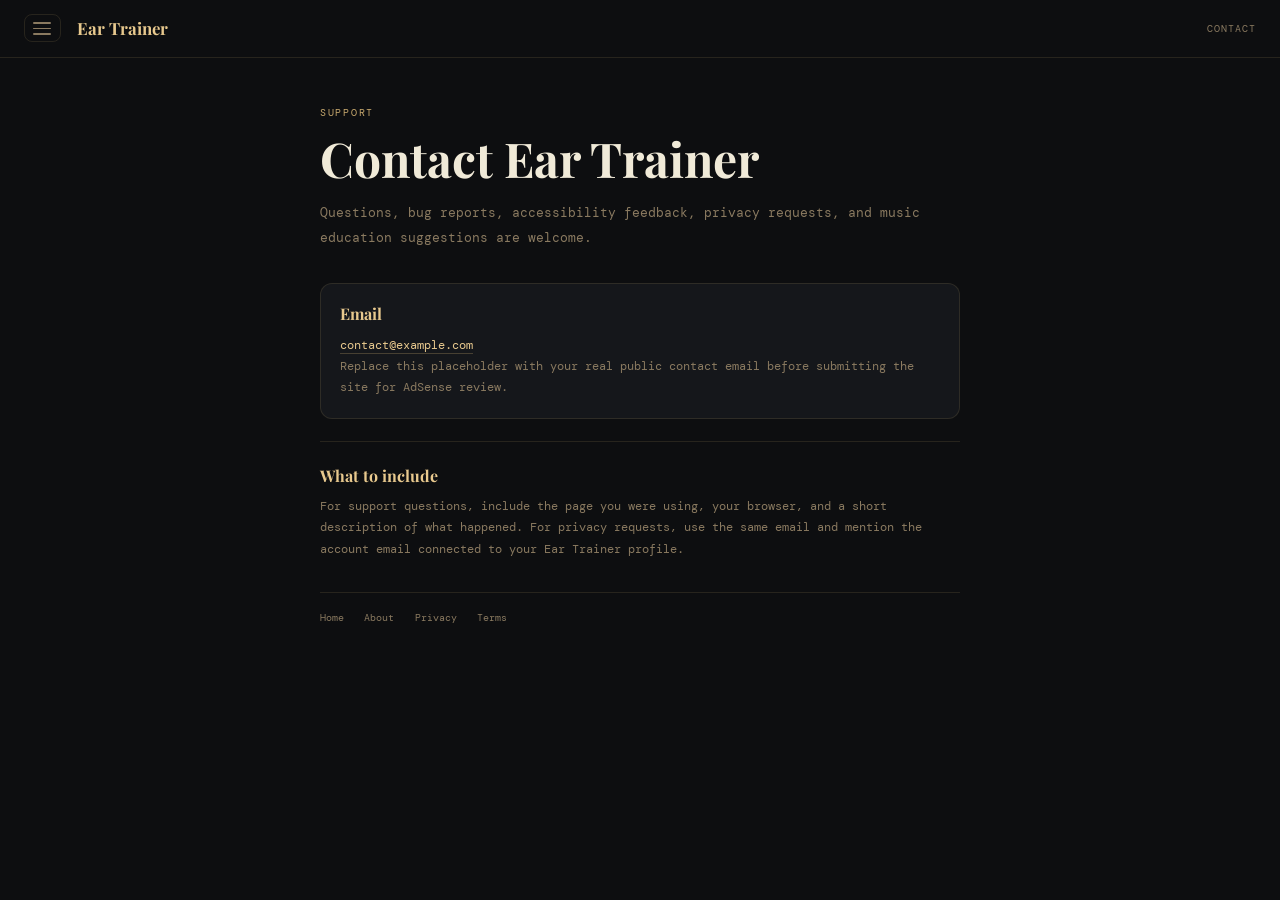
<file: contact.html>
<!DOCTYPE html>
<html lang="en">
<head>
  <meta charset="UTF-8">
  <meta name="viewport" content="width=device-width, initial-scale=1.0">
  <meta name="description" content="Contact the creator of Ear Trainer for support, privacy questions, and feedback about the ear training app.">
  <title>Contact - Ear Trainer</title>
  <link rel="icon" href="data:image/svg+xml,<svg xmlns='http://www.w3.org/2000/svg' viewBox='0 0 64 64'><rect width='64' height='64' rx='12' fill='%231a1a1a'/><text x='50%25' y='54%25' dominant-baseline='middle' text-anchor='middle' font-size='40' fill='%23e8d5a3'>♩</text></svg>">
  <link rel="preconnect" href="https://fonts.googleapis.com">
  <link rel="preconnect" href="https://fonts.gstatic.com" crossorigin>
  <link href="https://fonts.googleapis.com/css2?family=Playfair+Display:ital,wght@0,400;0,700;1,400&family=DM+Mono:wght@300;400;500&display=swap" rel="stylesheet">
  <link rel="stylesheet" href="main.css?v=2">
</head>
<body data-page="contact" data-depth="">
  <div class="topbar">
    <button class="hamburger" onclick="goToPage('home')" aria-label="Home"><span></span><span></span><span></span></button>
    <span class="topbar-title">Ear Trainer</span>
    <span class="topbar-mode">Contact</span>
  </div>

  <main class="content-section narrow">
    <div class="content-eyebrow">Support</div>
    <h1 class="content-title">Contact Ear Trainer</h1>
    <p class="content-lede">Questions, bug reports, accessibility feedback, privacy requests, and music education suggestions are welcome.</p>

    <div class="content-card">
      <h2>Email</h2>
      <p><a class="inline-link" href="mailto:contact@example.com">contact@example.com</a></p>
      <p>Replace this placeholder with your real public contact email before submitting the site for AdSense review.</p>
    </div>

    <section class="content-block">
      <h2>What to include</h2>
      <p>For support questions, include the page you were using, your browser, and a short description of what happened. For privacy requests, use the same email and mention the account email connected to your Ear Trainer profile.</p>
    </section>

    <footer class="site-footer">
      <a href="index.html">Home</a>
      <a href="about.html">About</a>
      <a href="privacy.html">Privacy</a>
      <a href="terms.html">Terms</a>
    </footer>
  </main>

  <script src="main.js?v=2"></script>
</body>
</html>
</file>
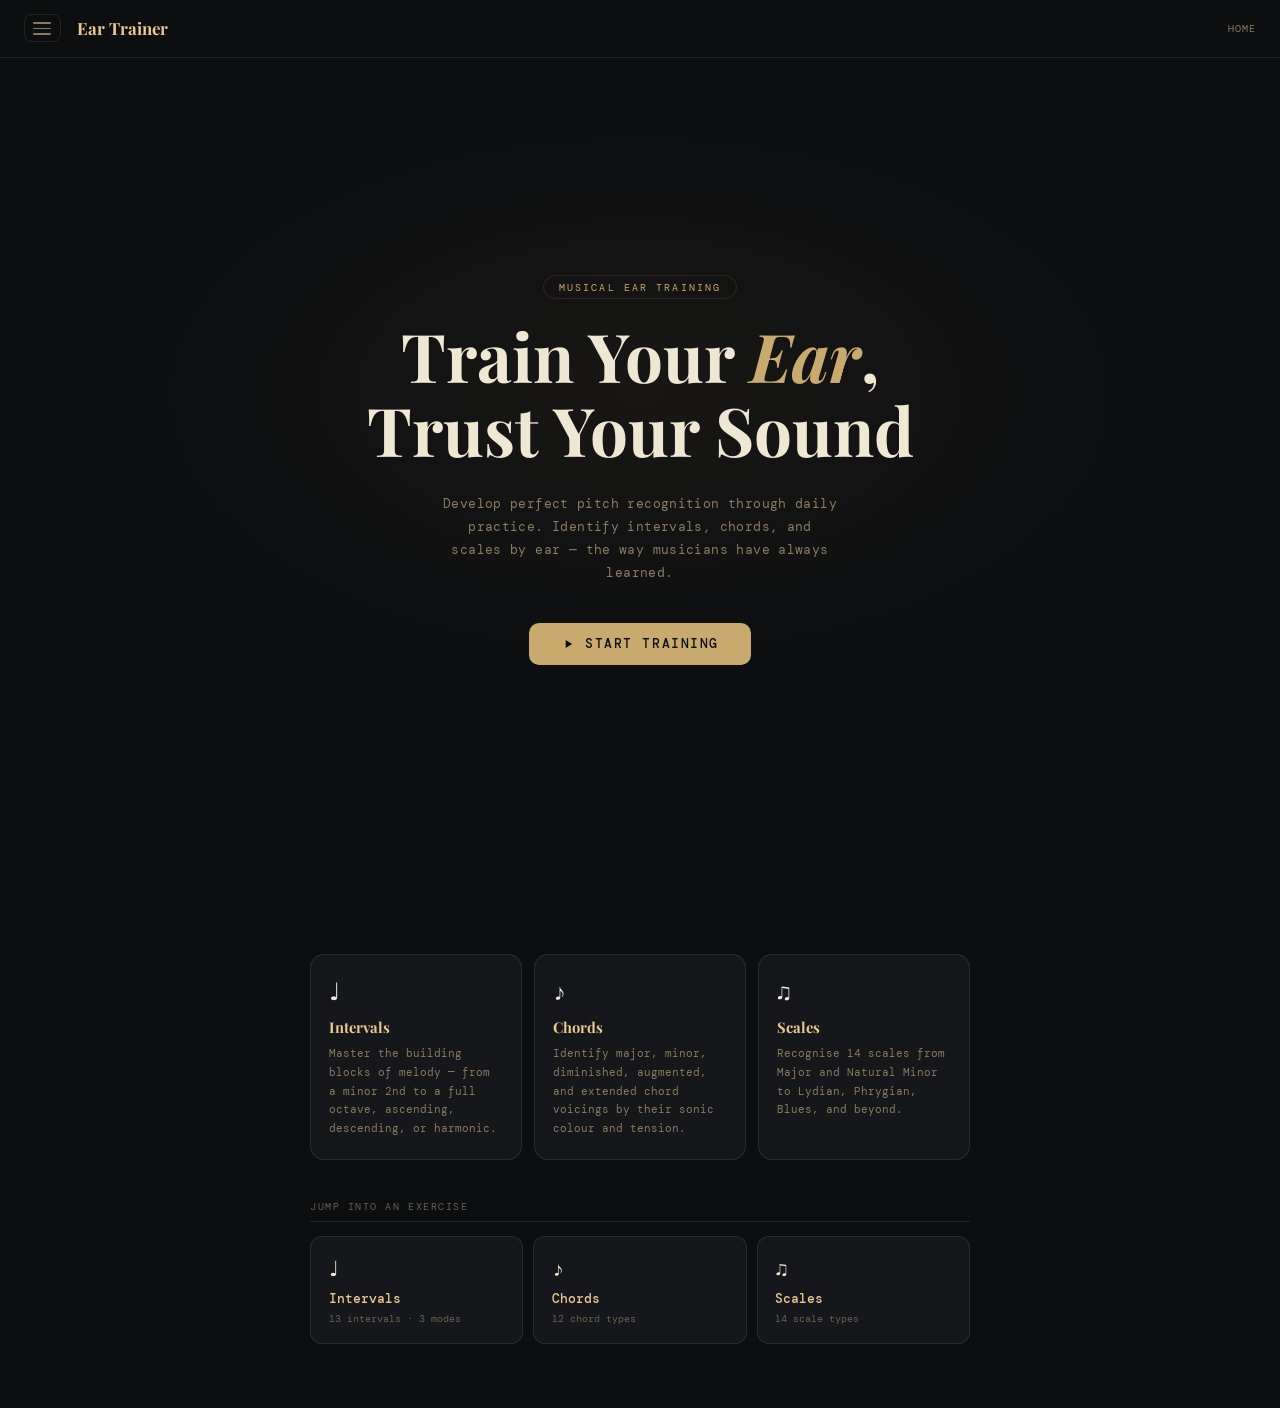
<file: ear-trainer.html>
<!DOCTYPE html>
<html lang="en">
<head>
<meta charset="UTF-8">
<meta name="viewport" content="width=device-width, initial-scale=1.0">
<title>Ear Trainer</title>
<link rel="preconnect" href="https://fonts.googleapis.com">
<link rel="preconnect" href="https://fonts.gstatic.com" crossorigin>
<link href="https://fonts.googleapis.com/css2?family=Playfair+Display:ital,wght@0,400;0,700;1,400&family=DM+Mono:wght@300;400;500&display=swap" rel="stylesheet">
<style>
*, *::before, *::after { box-sizing: border-box; margin: 0; padding: 0; }

:root {
  --bg: #0d0e10;
  --bg2: #15171b;
  --bg3: #1c1f25;
  --bg4: #22262e;
  --accent: #c8a96e;
  --accent2: #e8c98e;
  --green: #5ec48a;
  --red: #e05c6e;
  --text: #f0ead8;
  --muted: #6a6050;
  --muted2: #8a7a60;
  --border: rgba(200,169,110,0.14);
  --border2: rgba(200,169,110,0.28);
  --sidebar-w: 260px;
  --radius: 10px;
}

body {
  background: var(--bg);
  color: var(--text);
  font-family: 'DM Mono', monospace;
  min-height: 100vh;
  overflow-x: hidden;
}

/* Sidebar */
.sidebar-overlay {
  position: fixed; inset: 0;
  background: rgba(0,0,0,0.55);
  opacity: 0; pointer-events: none;
  transition: opacity 0.25s;
  z-index: 90;
}
.sidebar-overlay.open { opacity: 1; pointer-events: all; }

.sidebar {
  position: fixed; top: 0; left: 0; bottom: 0;
  width: var(--sidebar-w);
  background: var(--bg2);
  border-right: 0.5px solid var(--border);
  transform: translateX(calc(-1 * var(--sidebar-w)));
  transition: transform 0.28s cubic-bezier(.4,0,.2,1);
  z-index: 100;
  display: flex; flex-direction: column;
  overflow-y: auto;
}
.sidebar.open { transform: translateX(0); }

.sidebar-head {
  padding: 1.5rem 1.25rem 1rem;
  border-bottom: 0.5px solid var(--border);
}
.sidebar-head h2 {
  font-family: 'Playfair Display', serif;
  font-size: 1.15rem; color: var(--accent2); font-weight: 700;
}
.sidebar-head p {
  font-size: 0.62rem; color: var(--muted2);
  letter-spacing: 0.1em; text-transform: uppercase; margin-top: 2px;
}

.nav-section { padding: 1rem 0.75rem 0.5rem; }
.nav-section-label {
  font-size: 0.58rem; color: var(--muted);
  letter-spacing: 0.14em; text-transform: uppercase;
  padding: 0 0.5rem; margin-bottom: 0.4rem;
}
.nav-item {
  display: flex; align-items: center; gap: 10px;
  padding: 0.58rem 0.75rem; border-radius: 8px;
  cursor: pointer; transition: all 0.15s;
  font-size: 0.78rem; color: var(--muted2);
  border: none; background: none; width: 100%; text-align: left;
  font-family: 'DM Mono', monospace;
}
.nav-item:hover { background: var(--bg3); color: var(--text); }
.nav-item.active {
  background: rgba(200,169,110,0.09);
  color: var(--accent2);
  border: 0.5px solid var(--border);
}
.nav-icon { font-size: 1rem; width: 20px; text-align: center; }

.sidebar-settings { padding: 0.75rem 1.25rem; border-top: 0.5px solid var(--border); }
.sb-label { font-size: 0.62rem; color: var(--muted2); letter-spacing: 0.08em; margin-bottom: 6px; }
.sb-pills { display: flex; flex-wrap: wrap; gap: 5px; margin-bottom: 1rem; }

.pill-btn {
  padding: 0.26rem 0.58rem;
  font-family: 'DM Mono', monospace; font-size: 0.65rem;
  border-radius: 99px; border: 0.5px solid var(--border);
  background: transparent; color: var(--muted);
  cursor: pointer; transition: all 0.15s; white-space: nowrap;
}
.pill-btn.active { background: rgba(200,169,110,0.14); border-color: var(--accent); color: var(--accent2); }

.sidebar-footer {
  margin-top: auto;
  padding: 1rem 1.25rem;
  border-top: 0.5px solid var(--border);
  font-size: 0.63rem; color: var(--muted);
  letter-spacing: 0.05em; line-height: 1.7;
}

/* Top bar */
.topbar {
  display: flex; align-items: center; gap: 1rem;
  padding: 0.9rem 1.5rem;
  border-bottom: 0.5px solid var(--border);
  position: sticky; top: 0; z-index: 50;
  background: var(--bg);
}
.hamburger {
  background: none; border: 0.5px solid var(--border);
  border-radius: 8px; padding: 0.42rem 0.52rem;
  cursor: pointer; color: var(--muted2);
  display: flex; flex-direction: column; gap: 4px;
  transition: all 0.15s;
}
.hamburger:hover { border-color: var(--accent); color: var(--accent); }
.hamburger span { display: block; width: 18px; height: 1.5px; background: currentColor; border-radius: 1px; }
.topbar-title { font-family: 'Playfair Display', serif; font-size: 1.05rem; color: var(--accent2); font-weight: 700; }
.topbar-mode { font-size: 0.63rem; color: var(--muted2); letter-spacing: 0.1em; text-transform: uppercase; margin-left: auto; }

/* Main */
.main { max-width: 700px; margin: 0 auto; padding: 1.75rem 1.25rem 4rem; }

/* Stats */
.stats-row { display: grid; grid-template-columns: repeat(3,1fr); gap: 10px; margin-bottom: 1.1rem; }
.stat-card {
  background: var(--bg2); border: 0.5px solid var(--border);
  border-radius: var(--radius); padding: 0.65rem 0.75rem; text-align: center;
}
.stat-label { font-size: 0.6rem; color: var(--muted); letter-spacing: 0.1em; text-transform: uppercase; }
.stat-value { font-size: 1.5rem; font-weight: 500; color: var(--accent2); line-height: 1.2; margin-top: 2px; }

.streak-bar { display: flex; gap: 4px; margin-bottom: 1.1rem; justify-content: center; min-height: 8px; }
.streak-dot {
  width: 8px; height: 8px; border-radius: 50%;
  background: var(--bg3); border: 0.5px solid var(--border); transition: all 0.3s;
}
.streak-dot.hit { background: var(--green); border-color: var(--green); }
.streak-dot.miss { background: var(--red); border-color: var(--red); }

/* Main panel */
.main-panel {
  background: var(--bg2); border: 0.5px solid var(--border);
  border-radius: 16px; padding: 1.6rem; margin-bottom: 1rem;
}

.mode-tabs {
  display: flex; gap: 4px; background: var(--bg3);
  border-radius: 8px; padding: 4px; margin-bottom: 1.4rem;
}
.mode-tab {
  flex: 1; padding: 0.4rem;
  font-family: 'DM Mono', monospace; font-size: 0.67rem;
  letter-spacing: 0.07em; text-transform: uppercase;
  background: transparent; border: none; border-radius: 6px;
  color: var(--muted); cursor: pointer; transition: all 0.18s;
}
.mode-tab.active { background: var(--bg2); color: var(--accent2); border: 0.5px solid var(--border); }

.play-area { display: flex; flex-direction: column; align-items: center; gap: 1rem; padding: 0.25rem 0; }

.answer-display {
  font-family: 'Playfair Display', serif;
  font-size: 2.2rem; color: var(--accent);
  min-height: 2.8rem; letter-spacing: 0.03em;
  text-align: center; transition: color 0.3s; line-height: 1.2;
}
.answer-display.revealed { color: var(--accent2); }

.notes-display {
  font-size: 0.72rem; color: var(--muted2);
  letter-spacing: 0.08em; min-height: 1rem; text-align: center;
}

.btn-play {
  display: flex; align-items: center; gap: 10px;
  padding: 0.68rem 1.6rem;
  background: var(--accent); color: var(--bg);
  border: none; border-radius: 8px;
  font-family: 'DM Mono', monospace; font-size: 0.77rem;
  font-weight: 500; letter-spacing: 0.1em; text-transform: uppercase;
  cursor: pointer; transition: all 0.18s;
}
.btn-play:hover { background: var(--accent2); transform: translateY(-1px); }
.btn-play:active { transform: scale(0.98); }
.btn-play svg { width: 16px; height: 16px; }

.divider { width: 40px; height: 1px; background: var(--border); }

.answer-grid { display: grid; grid-template-columns: repeat(4,1fr); gap: 7px; width: 100%; }
@media (max-width: 500px) { .answer-grid { grid-template-columns: repeat(3,1fr); } }

.answer-btn {
  padding: 0.52rem 0.2rem;
  background: var(--bg3); border: 0.5px solid var(--border);
  border-radius: 8px; color: var(--text);
  font-family: 'DM Mono', monospace; font-size: 0.67rem;
  cursor: pointer; transition: all 0.15s; line-height: 1.3; text-align: center;
}
.answer-btn:hover:not(:disabled) { background: var(--bg4); border-color: var(--border2); color: var(--accent2); }
.answer-btn.correct { background: rgba(94,196,138,0.12); border-color: var(--green); color: var(--green); }
.answer-btn.wrong   { background: rgba(224,92,110,0.12);  border-color: var(--red);   color: var(--red); }
.answer-btn:disabled { cursor: default; }

.feedback-msg { font-size: 0.78rem; min-height: 1rem; text-align: center; letter-spacing: 0.04em; }
.feedback-msg.correct { color: var(--green); }
.feedback-msg.wrong   { color: var(--red); }

.reference-songs { font-size: 0.63rem; color: var(--muted2); text-align: center; line-height: 1.7; display: none; }
.reference-songs.visible { display: block; }

.scale-notes-tag {
  display: none;
  font-size: 0.63rem; color: var(--muted2);
  background: var(--bg3); border: 0.5px solid var(--border);
  border-radius: 4px; padding: 3px 8px; letter-spacing: 0.05em;
}

.next-btn {
  padding: 0.48rem 1.35rem;
  background: transparent; border: 0.5px solid var(--border);
  border-radius: 8px; color: var(--muted);
  font-family: 'DM Mono', monospace; font-size: 0.68rem;
  letter-spacing: 0.08em; cursor: pointer; transition: all 0.18s;
  text-transform: uppercase; display: none;
}
.next-btn.visible { display: block; color: var(--accent); border-color: var(--accent); }
.next-btn:hover { background: rgba(200,169,110,0.09); }

/* Settings panel */
.settings-panel {
  background: var(--bg2); border: 0.5px solid var(--border);
  border-radius: 16px; padding: 1.35rem;
}
.settings-panel h3 {
  font-family: 'Playfair Display', serif;
  font-size: 0.92rem; color: var(--accent); margin-bottom: 0.9rem; font-weight: 400;
}
.toggle-row { display: flex; flex-wrap: wrap; gap: 6px; }
.ivt {
  padding: 0.27rem 0.58rem;
  font-family: 'DM Mono', monospace; font-size: 0.64rem;
  border-radius: 6px; border: 0.5px solid var(--border);
  background: transparent; color: var(--muted);
  cursor: pointer; transition: all 0.15s;
}
.ivt.active { background: rgba(200,169,110,0.1); border-color: var(--accent); color: var(--accent); }

/* ── Page system ── */
.page { display: none; }
.page.active { display: block; }

/* ── Home page ── */
.home-hero {
  min-height: calc(100vh - 60px);
  display: flex; flex-direction: column; align-items: center; justify-content: center;
  padding: 3rem 1.5rem 4rem;
  text-align: center;
  position: relative;
}
.home-hero::before {
  content: '';
  position: absolute; inset: 0;
  background: radial-gradient(ellipse 60% 50% at 50% 40%, rgba(200,169,110,0.06) 0%, transparent 70%);
  pointer-events: none;
}
.hero-eyebrow {
  font-size: 0.6rem; letter-spacing: 0.22em; text-transform: uppercase;
  color: var(--accent); margin-bottom: 1.2rem;
  border: 0.5px solid var(--border); border-radius: 99px;
  padding: 0.3rem 0.9rem; display: inline-block;
}
.hero-title {
  font-family: 'Playfair Display', serif;
  font-size: clamp(2.6rem, 8vw, 4.2rem);
  font-weight: 700; line-height: 1.1;
  color: var(--text); margin-bottom: 0.4rem;
}
.hero-title em {
  font-style: italic; color: var(--accent);
}
.hero-sub {
  font-size: 0.8rem; color: var(--muted2); line-height: 1.8;
  max-width: 400px; margin: 1.2rem auto 2.4rem;
  letter-spacing: 0.03em;
}
.hero-cta {
  display: inline-flex; align-items: center; gap: 10px;
  padding: 0.78rem 2rem;
  background: var(--accent); color: var(--bg);
  border: none; border-radius: 10px;
  font-family: 'DM Mono', monospace; font-size: 0.8rem;
  font-weight: 500; letter-spacing: 0.12em; text-transform: uppercase;
  cursor: pointer; transition: all 0.18s;
}
.hero-cta:hover { background: var(--accent2); transform: translateY(-2px); box-shadow: 0 8px 30px rgba(200,169,110,0.2); }

.home-features {
  display: grid; grid-template-columns: repeat(3,1fr); gap: 12px;
  max-width: 700px; margin: 3.5rem auto 0; padding: 0 1.25rem;
}
@media (max-width: 540px) { .home-features { grid-template-columns: 1fr; } }
.feature-card {
  background: var(--bg2); border: 0.5px solid var(--border);
  border-radius: 14px; padding: 1.3rem 1.1rem;
  transition: border-color 0.2s;
}
.feature-card:hover { border-color: var(--border2); }
.feature-icon { font-size: 1.5rem; margin-bottom: 0.65rem; }
.feature-title {
  font-family: 'Playfair Display', serif;
  font-size: 0.92rem; color: var(--accent2);
  margin-bottom: 0.45rem; font-weight: 700;
}
.feature-desc { font-size: 0.67rem; color: var(--muted2); line-height: 1.75; }

.home-exercises {
  max-width: 700px; margin: 2.5rem auto 0; padding: 0 1.25rem 4rem;
}
.section-label {
  font-size: 0.6rem; color: var(--muted); letter-spacing: 0.16em;
  text-transform: uppercase; margin-bottom: 0.9rem;
  padding-bottom: 0.5rem; border-bottom: 0.5px solid var(--border);
}
.exercise-cards { display: grid; grid-template-columns: repeat(3,1fr); gap: 10px; }
@media (max-width: 500px) { .exercise-cards { grid-template-columns: 1fr; } }
.ex-card {
  background: var(--bg2); border: 0.5px solid var(--border);
  border-radius: 12px; padding: 1.1rem;
  cursor: pointer; transition: all 0.18s; text-align: left;
  font-family: 'DM Mono', monospace;
}
.ex-card:hover { background: var(--bg3); border-color: var(--accent); transform: translateY(-2px); }
.ex-card-icon { font-size: 1.3rem; margin-bottom: 0.55rem; }
.ex-card-name { font-size: 0.82rem; color: var(--accent2); margin-bottom: 0.3rem; font-weight: 500; }
.ex-card-count { font-size: 0.62rem; color: var(--muted); }

/* ── About page ── */
.about-wrap {
  max-width: 640px; margin: 0 auto; padding: 2.5rem 1.25rem 5rem;
}
.about-hero-text {
  font-family: 'Playfair Display', serif;
  font-size: clamp(1.9rem, 6vw, 2.8rem);
  font-weight: 700; line-height: 1.2;
  color: var(--text); margin-bottom: 0.5rem;
}
.about-hero-text em { color: var(--accent); font-style: italic; }
.about-intro {
  font-size: 0.78rem; color: var(--muted2); line-height: 1.85;
  margin-bottom: 2.5rem; max-width: 520px;
}
.about-divider {
  height: 0.5px; background: var(--border); margin: 2rem 0;
}
.about-section-title {
  font-family: 'Playfair Display', serif;
  font-size: 1rem; color: var(--accent); font-weight: 400;
  margin-bottom: 0.9rem;
}
.about-body {
  font-size: 0.74rem; color: var(--muted2); line-height: 1.9;
  margin-bottom: 1.1rem;
}
.about-pillars {
  display: grid; grid-template-columns: repeat(2,1fr); gap: 10px;
  margin: 1.5rem 0;
}
@media (max-width: 480px) { .about-pillars { grid-template-columns: 1fr; } }
.pillar {
  background: var(--bg2); border: 0.5px solid var(--border);
  border-radius: 12px; padding: 1.1rem;
}
.pillar-num {
  font-size: 0.6rem; color: var(--accent); letter-spacing: 0.12em;
  margin-bottom: 0.5rem;
}
.pillar-title {
  font-family: 'Playfair Display', serif;
  font-size: 0.88rem; color: var(--text); margin-bottom: 0.35rem;
}
.pillar-text { font-size: 0.66rem; color: var(--muted2); line-height: 1.7; }

.about-quote {
  background: var(--bg2); border-left: 2px solid var(--accent);
  border-radius: 0 10px 10px 0; padding: 1.1rem 1.3rem;
  margin: 1.8rem 0;
  font-family: 'Playfair Display', serif;
  font-size: 0.95rem; color: var(--text); line-height: 1.6; font-style: italic;
}
.about-quote cite {
  display: block; font-size: 0.6rem; color: var(--muted);
  letter-spacing: 0.1em; text-transform: uppercase; font-style: normal;
  margin-top: 0.6rem;
}

.about-start-btn {
  margin-top: 2rem;
  display: inline-flex; align-items: center; gap: 10px;
  padding: 0.72rem 1.8rem;
  background: transparent; border: 0.5px solid var(--accent);
  border-radius: 10px; color: var(--accent);
  font-family: 'DM Mono', monospace; font-size: 0.75rem;
  letter-spacing: 0.1em; text-transform: uppercase;
  cursor: pointer; transition: all 0.18s;
}
.about-start-btn:hover { background: rgba(200,169,110,0.09); transform: translateY(-1px); }
</style>
</head>
<body>

<div class="sidebar-overlay" id="overlay" onclick="closeSidebar()"></div>

<div class="sidebar" id="sidebar">
  <div class="sidebar-head">
    <h2>Ear Trainer</h2>
    <p>Piano · Recognition</p>
  </div>

  <div class="nav-section">
    <div class="nav-section-label">Navigation</div>
    <button class="nav-item" id="nav-home" onclick="showPage('home')">
      <span class="nav-icon">⌂</span> Home
    </button>
    <button class="nav-item" id="nav-about" onclick="showPage('about')">
      <span class="nav-icon">◎</span> About
    </button>
  </div>

  <div class="nav-section">
    <div class="nav-section-label">Exercises</div>
    <button class="nav-item active" id="nav-intervals" onclick="showPage('intervals')">
      <span class="nav-icon">♩</span> Intervals
    </button>
    <button class="nav-item" id="nav-chords" onclick="showPage('chords')">
      <span class="nav-icon">♪</span> Chords
    </button>
    <button class="nav-item" id="nav-scales" onclick="showPage('scales')">
      <span class="nav-icon">♫</span> Scales
    </button>
  </div>

  <div class="sidebar-settings">
    <div class="sb-label">Root note</div>
    <div class="sb-pills">
      <button class="pill-btn active" id="rb-random" onclick="setRoot('random',this)">Random</button>
      <button class="pill-btn" id="rb-C4" onclick="setRoot('C4',this)">C</button>
      <button class="pill-btn" id="rb-D4" onclick="setRoot('D4',this)">D</button>
      <button class="pill-btn" id="rb-E3" onclick="setRoot('E3',this)">E</button>
      <button class="pill-btn" id="rb-F3" onclick="setRoot('F3',this)">F</button>
      <button class="pill-btn" id="rb-G3" onclick="setRoot('G3',this)">G</button>
      <button class="pill-btn" id="rb-A3" onclick="setRoot('A3',this)">A</button>
    </div>
    <div class="sb-label">Hints</div>
    <div class="sb-pills">
      <button class="pill-btn active" id="refToggle" onclick="toggleRefs()">Show hints</button>
    </div>
  </div>

  <div class="sidebar-footer">
    Listen carefully.<br>Trust your ear.<br>Piano synthesis.
  </div>
</div>

<div class="topbar">
  <button class="hamburger" onclick="openSidebar()" aria-label="Open menu">
    <span></span><span></span><span></span>
  </button>
  <div class="topbar-title">Ear Trainer</div>
  <div class="topbar-mode" id="topbarMode">Intervals</div>
</div>

<!-- ═══ HOME PAGE ═══ -->
<div class="page active" id="page-home">
  <div class="home-hero">
    <div class="hero-eyebrow">Musical Ear Training</div>
    <h1 class="hero-title">Train Your <em>Ear</em>,<br>Trust Your Sound</h1>
    <p class="hero-sub">Develop perfect pitch recognition through daily practice. Identify intervals, chords, and scales by ear — the way musicians have always learned.</p>
    <button class="hero-cta" onclick="showPage('intervals')">
      <svg width="14" height="14" viewBox="0 0 24 24" fill="currentColor"><path d="M8 5v14l11-7z"/></svg>
      Start Training
    </button>
  </div>

  <div class="home-features">
    <div class="feature-card">
      <div class="feature-icon">♩</div>
      <div class="feature-title">Intervals</div>
      <div class="feature-desc">Master the building blocks of melody — from a minor 2nd to a full octave, ascending, descending, or harmonic.</div>
    </div>
    <div class="feature-card">
      <div class="feature-icon">♪</div>
      <div class="feature-title">Chords</div>
      <div class="feature-desc">Identify major, minor, diminished, augmented, and extended chord voicings by their sonic colour and tension.</div>
    </div>
    <div class="feature-card">
      <div class="feature-icon">♫</div>
      <div class="feature-title">Scales</div>
      <div class="feature-desc">Recognise 14 scales from Major and Natural Minor to Lydian, Phrygian, Blues, and beyond.</div>
    </div>
  </div>

  <div class="home-exercises">
    <div class="section-label">Jump into an exercise</div>
    <div class="exercise-cards">
      <div class="ex-card" onclick="showPage('intervals')">
        <div class="ex-card-icon">♩</div>
        <div class="ex-card-name">Intervals</div>
        <div class="ex-card-count">13 intervals · 3 modes</div>
      </div>
      <div class="ex-card" onclick="showPage('chords')">
        <div class="ex-card-icon">♪</div>
        <div class="ex-card-name">Chords</div>
        <div class="ex-card-count">12 chord types</div>
      </div>
      <div class="ex-card" onclick="showPage('scales')">
        <div class="ex-card-icon">♫</div>
        <div class="ex-card-name">Scales</div>
        <div class="ex-card-count">14 scale types</div>
      </div>
    </div>
  </div>
</div>

<!-- ═══ ABOUT PAGE ═══ -->
<div class="page" id="page-about">
  <div class="about-wrap">
    <h1 class="about-hero-text">Why Train<br>Your <em>Ear?</em></h1>
    <p class="about-intro">Ear training is the practice of connecting what you hear to what you know — turning raw sound into musical understanding. It's how every great musician bridges theory and feeling.</p>

    <div class="about-divider"></div>

    <h2 class="about-section-title">What is Ear Trainer?</h2>
    <p class="about-body">Ear Trainer is a focused, distraction-free practice environment for musicians at every level. Using a synthesised piano voice, it plays intervals, chords, and scales and asks you to identify them by ear. No sheet music. No note names on screen. Just pure listening.</p>
    <p class="about-body">Sessions are short by design. Even five minutes a day builds long-lasting aural memory. The streak tracker and accuracy score keep you accountable without turning practice into a chore.</p>

    <div class="about-quote">
      "The ear is the musician's primary instrument. Everything else — technique, theory, reading — exists in service of the sound you can imagine and reproduce."
      <cite>— A principle of aural musicianship</cite>
    </div>

    <div class="about-divider"></div>

    <h2 class="about-section-title">Four pillars of practice</h2>
    <div class="about-pillars">
      <div class="pillar">
        <div class="pillar-num">01 — LISTEN</div>
        <div class="pillar-title">Active hearing</div>
        <div class="pillar-text">Press Play before you guess. Let the sound settle. Resist the urge to click immediately.</div>
      </div>
      <div class="pillar">
        <div class="pillar-num">02 — SING</div>
        <div class="pillar-title">Inner voice</div>
        <div class="pillar-text">Hum the interval or chord tone internally. Singing, even silently, anchors pitch in memory.</div>
      </div>
      <div class="pillar">
        <div class="pillar-num">03 — ASSOCIATE</div>
        <div class="pillar-title">Musical hooks</div>
        <div class="pillar-text">Enable hints to link each sound to a familiar song. Over time the association fades — the interval remains.</div>
      </div>
      <div class="pillar">
        <div class="pillar-num">04 — REPEAT</div>
        <div class="pillar-title">Daily streaks</div>
        <div class="pillar-text">Short, consistent sessions beat long occasional ones. Aim for 10 questions a day to build lasting recall.</div>
      </div>
    </div>

    <div class="about-divider"></div>

    <h2 class="about-section-title">How the sound is made</h2>
    <p class="about-body">Every note is synthesised in real time using the Web Audio API — no samples, no files. A stack of harmonic partials with inharmonicity modelling recreates the characteristic brightness and decay of a piano string, complete with a noise burst for the key attack transient. The result is a consistent, clean reference tone across all registers.</p>

    <button class="about-start-btn" onclick="showPage('intervals')">
      <svg width="13" height="13" viewBox="0 0 24 24" fill="currentColor"><path d="M8 5v14l11-7z"/></svg>
      Begin Training
    </button>
  </div>
</div>

<!-- ═══ TRAINER PAGE ═══ -->
<div class="page" id="page-trainer">
<div class="main">
  <div class="stats-row">
    <div class="stat-card">
      <div class="stat-label">Score</div>
      <div class="stat-value" id="score">0</div>
    </div>
    <div class="stat-card">
      <div class="stat-label">Streak</div>
      <div class="stat-value" id="streak">0</div>
    </div>
    <div class="stat-card">
      <div class="stat-label">Accuracy</div>
      <div class="stat-value" id="accuracy">—</div>
    </div>
  </div>

  <div class="streak-bar" id="streakBar"></div>

  <div class="main-panel">
    <div class="mode-tabs" id="intervalModeTabs">
      <button class="mode-tab active" onclick="setPlayMode('harmonic',this)">Harmonic</button>
      <button class="mode-tab" onclick="setPlayMode('ascending',this)">Ascending</button>
      <button class="mode-tab" onclick="setPlayMode('descending',this)">Descending</button>
    </div>

    <div class="play-area">
      <div class="notes-display" id="notesDisplay">press play to begin</div>
      <div class="answer-display" id="answerDisplay">?</div>
      <div class="scale-notes-tag" id="scaleNotesTag"></div>

      <button class="btn-play" onclick="playCurrentSound()">
        <svg viewBox="0 0 24 24" fill="currentColor"><path d="M8 5v14l11-7z"/></svg>
        Play
      </button>

      <div class="divider"></div>
      <div class="answer-grid" id="answerGrid"></div>
      <div class="feedback-msg" id="feedbackMsg"></div>
      <div class="reference-songs" id="referenceSongs"></div>
      <button class="next-btn" id="nextBtn" onclick="nextQuestion()">Next →</button>
    </div>
  </div>

  <div class="settings-panel" id="settingsPanel">
    <h3 id="settingsTitle">Intervals to practice</h3>
    <div class="toggle-row" id="itemToggles"></div>
  </div>
</div>
</div><!-- /page-trainer -->

<script>
const INTERVALS = [
  { name:'Unison',      semitones:0,  short:'P1', songs:['Same note'] },
  { name:'min 2nd',     semitones:1,  short:'m2', songs:['Jaws theme','Pink Panther'] },
  { name:'Maj 2nd',     semitones:2,  short:'M2', songs:['Happy Birthday','Silent Night'] },
  { name:'min 3rd',     semitones:3,  short:'m3', songs:['Smoke on the Water','Greensleeves'] },
  { name:'Maj 3rd',     semitones:4,  short:'M3', songs:['When the Saints Go Marching In'] },
  { name:'Perfect 4th', semitones:5,  short:'P4', songs:['Here Comes the Bride','Amazing Grace'] },
  { name:'Tritone',     semitones:6,  short:'TT', songs:['The Simpsons theme','Black Sabbath'] },
  { name:'Perfect 5th', semitones:7,  short:'P5', songs:['Star Wars theme','Twinkle Twinkle'] },
  { name:'min 6th',     semitones:8,  short:'m6', songs:['The Entertainer'] },
  { name:'Maj 6th',     semitones:9,  short:'M6', songs:['My Bonnie Lies Over the Ocean'] },
  { name:'min 7th',     semitones:10, short:'m7', songs:['Somewhere (West Side Story)'] },
  { name:'Maj 7th',     semitones:11, short:'M7', songs:['Take On Me'] },
  { name:'Octave',      semitones:12, short:'P8', songs:['Somewhere Over the Rainbow'] },
];

const CHORDS = [
  { name:'Major',           intervals:[0,4,7],     short:'Maj',  songs:['Happy, bright, resolved'] },
  { name:'Minor',           intervals:[0,3,7],     short:'min',  songs:['Sad, dark, introspective'] },
  { name:'Diminished',      intervals:[0,3,6],     short:'dim',  songs:['Tense, unstable, spooky'] },
  { name:'Augmented',       intervals:[0,4,8],     short:'aug',  songs:['Dreamy, unresolved, eerie'] },
  { name:'Sus2',            intervals:[0,2,7],     short:'sus2', songs:['Open, airy, ambiguous'] },
  { name:'Sus4',            intervals:[0,5,7],     short:'sus4', songs:['Anticipating resolution'] },
  { name:'Major 7th',       intervals:[0,4,7,11],  short:'Maj7', songs:['Jazz, romantic, lush'] },
  { name:'Minor 7th',       intervals:[0,3,7,10],  short:'min7', songs:['Soulful, smooth, floating'] },
  { name:'Dom 7th',         intervals:[0,4,7,10],  short:'7th',  songs:['Bluesy, driving tension'] },
  { name:'Half-dim 7th',    intervals:[0,3,6,10],  short:'ø7',   songs:['Dark jazz, unstable'] },
  { name:'Full-dim 7th',    intervals:[0,3,6,9],   short:'°7',   songs:['Very tense, symmetrical'] },
  { name:'Add9',            intervals:[0,4,7,14],  short:'add9', songs:['Pop, open, colorful'] },
];

const SCALES = [
  { name:'Major',            intervals:[0,2,4,5,7,9,11,12],   short:'Major',    songs:['Bright, happy, resolved'] },
  { name:'Natural Minor',    intervals:[0,2,3,5,7,8,10,12],   short:'Nat. Min', songs:['Sad, dark, classical'] },
  { name:'Harmonic Minor',   intervals:[0,2,3,5,7,8,11,12],   short:'Har. Min', songs:['Middle-eastern, tense'] },
  { name:'Melodic Minor',    intervals:[0,2,3,5,7,9,11,12],   short:'Mel. Min', songs:['Jazz, smooth ascending'] },
  { name:'Dorian',           intervals:[0,2,3,5,7,9,10,12],   short:'Dorian',   songs:['Modal, minor with bright 6th'] },
  { name:'Phrygian',         intervals:[0,1,3,5,7,8,10,12],   short:'Phryg.',   songs:['Spanish, flamenco'] },
  { name:'Lydian',           intervals:[0,2,4,6,7,9,11,12],   short:'Lydian',   songs:['Dreamy, sci-fi, raised 4th'] },
  { name:'Mixolydian',       intervals:[0,2,4,5,7,9,10,12],   short:'Mixo.',    songs:['Rock, bluesy major'] },
  { name:'Locrian',          intervals:[0,1,3,5,6,8,10,12],   short:'Locrian',  songs:['Most dissonant, rarely used'] },
  { name:'Pentatonic Major', intervals:[0,2,4,7,9,12],         short:'Pent. Maj',songs:['Folk, country, simple'] },
  { name:'Pentatonic Minor', intervals:[0,3,5,7,10,12],        short:'Pent. Min',songs:['Blues, rock riffs'] },
  { name:'Blues Scale',      intervals:[0,3,5,6,7,10,12],      short:'Blues',    songs:['Blues, soul, gritty'] },
  { name:'Whole Tone',       intervals:[0,2,4,6,8,10,12],      short:'W. Tone',  songs:['Impressionistic, dreamy'] },
  { name:'Diminished',       intervals:[0,2,3,5,6,8,9,11,12],  short:'Dim.',     songs:['Tense, symmetric, jazz'] },
];

const NOTE_NAMES = ['C','C#','D','D#','E','F','F#','G','G#','A','A#','B'];

let state = {
  exercise: 'intervals',
  playMode: 'harmonic',
  rootSetting: 'random',
  activeIntervals: new Set([1,2,3,4,5,6,7,8,9,10,11,12]),
  activeChords: new Set([0,1,2,3,4,5,6,7,8,9,10,11]),
  activeScales: new Set([0,1,2,3,4,5,6,7,8,9,10,11,12,13]),
  score:0, total:0, currentStreak:0,
  historyDots:[],
  showRefs: true,
  currentQ: null,
  answered: false,
};

// Audio
let audioCtx = null;
function getCtx() {
  if (!audioCtx) audioCtx = new (window.AudioContext || window.webkitAudioContext)();
  return audioCtx;
}
function midiToFreq(m) { return 440 * Math.pow(2, (m - 69) / 12); }
function noteToMidi(note) {
  const name = note.slice(0,-1), oct = parseInt(note.slice(-1));
  return NOTE_NAMES.indexOf(name) + (oct+1)*12;
}
function midiToName(m) { return NOTE_NAMES[m%12] + (Math.floor(m/12)-1); }

function playTone(freq, startTime, duration, ctx) {
  const mg = ctx.createGain(); mg.connect(ctx.destination);
  const partials = [[1,1.0,3.0],[2,0.6,4.5],[3,0.25,6.0],[4,0.15,8.0],[5,0.08,10.0],[6,0.05,12.0],[7,0.03,15.0]];
  const inh = 0.0004;
  partials.forEach(([mult,rg,dr]) => {
    const f = mult * Math.sqrt(1 + inh*mult*mult);
    const osc = ctx.createOscillator(), env = ctx.createGain();
    osc.connect(env); env.connect(mg);
    osc.type = 'sine'; osc.frequency.value = freq * f;
    env.gain.setValueAtTime(0, startTime);
    env.gain.linearRampToValueAtTime(rg*0.28, startTime+0.005);
    env.gain.setTargetAtTime(0, startTime+0.005, 1/dr);
    osc.start(startTime); osc.stop(startTime+duration+1.5);
  });
  const bsz = ctx.sampleRate*0.04;
  const buf = ctx.createBuffer(1,bsz,ctx.sampleRate);
  const d = buf.getChannelData(0);
  for (let i=0;i<bsz;i++) d[i]=Math.random()*2-1;
  const ns=ctx.createBufferSource(), nf=ctx.createBiquadFilter(), ng=ctx.createGain();
  nf.type='bandpass'; nf.frequency.value=freq*2; nf.Q.value=0.8;
  ns.buffer=buf; ns.connect(nf); nf.connect(ng); ng.connect(mg);
  ng.gain.setValueAtTime(0.06,startTime);
  ng.gain.exponentialRampToValueAtTime(0.0001,startTime+0.04);
  ns.start(startTime); ns.stop(startTime+0.04);
  mg.gain.setValueAtTime(1,startTime);
  mg.gain.setTargetAtTime(0,startTime+duration,0.3);
}

function getRootMidi() {
  if (state.rootSetting==='random') return 48+Math.floor(Math.random()*13);
  return noteToMidi(state.rootSetting);
}

function playIntervalSound(rootMidi, semitones, mode) {
  const ctx=getCtx(), now=ctx.currentTime+0.05;
  const f1=midiToFreq(rootMidi), f2=midiToFreq(rootMidi+semitones);
  if (mode==='harmonic') { playTone(f1,now,1.5,ctx); playTone(f2,now,1.5,ctx); }
  else if (mode==='ascending') { playTone(f1,now,0.9,ctx); playTone(f2,now+0.8,0.9,ctx); }
  else { playTone(f2,now,0.9,ctx); playTone(f1,now+0.8,0.9,ctx); }
}

function playChordSound(rootMidi, intervals) {
  const ctx=getCtx(), now=ctx.currentTime+0.05;
  intervals.forEach((s,i) => playTone(midiToFreq(rootMidi+s), now+i*0.07, 2.5, ctx));
}

function playScaleSound(rootMidi, intervals) {
  const ctx=getCtx(), now=ctx.currentTime+0.05;
  intervals.forEach((s,i) => playTone(midiToFreq(rootMidi+s), now+i*0.22, 0.6, ctx));
}

function playCurrentSound() {
  if (!state.currentQ) { nextQuestion(); return; }
  const {item, rootMidi} = state.currentQ;
  if (state.exercise==='intervals') playIntervalSound(rootMidi, item.semitones, state.playMode);
  else if (state.exercise==='chords') playChordSound(rootMidi, item.intervals);
  else playScaleSound(rootMidi, item.intervals);
}

function generateQuestion() {
  let pool, item;
  if (state.exercise==='intervals') {
    pool=[...state.activeIntervals];
    if (pool.length<2) { document.getElementById('feedbackMsg').textContent='Enable at least 2!'; return null; }
    item=INTERVALS.find(i=>i.semitones===pool[Math.floor(Math.random()*pool.length)]);
  } else if (state.exercise==='chords') {
    pool=[...state.activeChords];
    if (pool.length<2) { document.getElementById('feedbackMsg').textContent='Enable at least 2!'; return null; }
    item=CHORDS[pool[Math.floor(Math.random()*pool.length)]];
  } else {
    pool=[...state.activeScales];
    if (pool.length<2) { document.getElementById('feedbackMsg').textContent='Enable at least 2!'; return null; }
    item=SCALES[pool[Math.floor(Math.random()*pool.length)]];
  }
  return { item, rootMidi: getRootMidi() };
}

function nextQuestion() {
  state.answered=false;
  state.currentQ=generateQuestion();
  if (!state.currentQ) return;

  document.getElementById('answerDisplay').textContent='?';
  document.getElementById('answerDisplay').classList.remove('revealed');
  document.getElementById('feedbackMsg').textContent='';
  document.getElementById('feedbackMsg').className='feedback-msg';
  document.getElementById('referenceSongs').classList.remove('visible');
  document.getElementById('nextBtn').classList.remove('visible');
  document.getElementById('scaleNotesTag').style.display='none';

  const {item,rootMidi}=state.currentQ;
  const rn=midiToName(rootMidi);
  if (state.exercise==='intervals') {
    const tn=midiToName(rootMidi+item.semitones);
    if (state.playMode==='ascending') document.getElementById('notesDisplay').textContent=rn+' → '+tn;
    else if (state.playMode==='descending') document.getElementById('notesDisplay').textContent=tn+' → '+rn;
    else document.getElementById('notesDisplay').textContent=rn+' + '+tn;
    playIntervalSound(rootMidi, item.semitones, state.playMode);
  } else if (state.exercise==='chords') {
    document.getElementById('notesDisplay').textContent=rn+' root · '+item.intervals.length+' notes';
    playChordSound(rootMidi, item.intervals);
  } else {
    document.getElementById('notesDisplay').textContent=rn+' root · '+item.intervals.length+' notes';
    playScaleSound(rootMidi, item.intervals);
  }
  buildAnswerGrid();
}

function checkAnswer(chosenName) {
  if (state.answered||!state.currentQ) return;
  state.answered=true;
  const correct=state.currentQ.item.name===chosenName;
  state.total++;
  if (correct) { state.score++; state.currentStreak++; state.historyDots.push('hit'); }
  else { state.currentStreak=0; state.historyDots.push('miss'); }
  if (state.historyDots.length>10) state.historyDots.shift();

  document.querySelectorAll('.answer-btn').forEach(btn=>{
    btn.disabled=true;
    if (btn.dataset.name===state.currentQ.item.name) btn.classList.add('correct');
    else if (btn.dataset.name===chosenName&&!correct) btn.classList.add('wrong');
  });

  const fb=document.getElementById('feedbackMsg');
  fb.textContent=correct?['Perfect!','Nailed it!','Excellent!','Spot on!'][Math.floor(Math.random()*4)]:'That was '+state.currentQ.item.name;
  fb.className='feedback-msg '+(correct?'correct':'wrong');

  document.getElementById('answerDisplay').textContent=state.currentQ.item.name;
  document.getElementById('answerDisplay').classList.add('revealed');

  if (state.showRefs&&state.currentQ.item.songs) {
    const ref=document.getElementById('referenceSongs');
    ref.textContent='♪ '+state.currentQ.item.songs.join(' · ');
    ref.classList.add('visible');
  }

  if (state.exercise==='scales') {
    const {item,rootMidi}=state.currentQ;
    const names=item.intervals.map(s=>NOTE_NAMES[(rootMidi+s)%12]).join(' – ');
    const tag=document.getElementById('scaleNotesTag');
    tag.textContent=names; tag.style.display='inline-block';
  }

  document.getElementById('nextBtn').classList.add('visible');
  updateStats(); updateStreakBar();
}

function buildAnswerGrid() {
  const grid=document.getElementById('answerGrid'); grid.innerHTML='';
  let items=[];
  if (state.exercise==='intervals')
    items=[...state.activeIntervals].sort((a,b)=>a-b).map(s=>INTERVALS.find(i=>i.semitones===s));
  else if (state.exercise==='chords')
    items=[...state.activeChords].sort((a,b)=>a-b).map(i=>CHORDS[i]);
  else
    items=[...state.activeScales].sort((a,b)=>a-b).map(i=>SCALES[i]);

  items.forEach(item=>{
    const btn=document.createElement('button');
    btn.className='answer-btn'; btn.textContent=item.name; btn.dataset.name=item.name;
    btn.onclick=()=>checkAnswer(item.name);
    grid.appendChild(btn);
  });
}

function buildItemToggles() {
  const cont=document.getElementById('itemToggles'); cont.innerHTML='';
  let items, activeSet;
  if (state.exercise==='intervals') {
    items=INTERVALS; activeSet=state.activeIntervals;
    document.getElementById('settingsTitle').textContent='Intervals to practice';
  } else if (state.exercise==='chords') {
    items=CHORDS; activeSet=state.activeChords;
    document.getElementById('settingsTitle').textContent='Chords to practice';
  } else {
    items=SCALES; activeSet=state.activeScales;
    document.getElementById('settingsTitle').textContent='Scales to practice';
  }
  items.forEach((item,idx)=>{
    const key=state.exercise==='intervals'?item.semitones:idx;
    const btn=document.createElement('button');
    btn.className='ivt'+(activeSet.has(key)?' active':'');
    btn.textContent=item.short||item.name; btn.title=item.name;
    btn.onclick=()=>{
      if (activeSet.has(key)) { if (activeSet.size>2){activeSet.delete(key);btn.classList.remove('active');} }
      else { activeSet.add(key); btn.classList.add('active'); }
      buildAnswerGrid();
    };
    cont.appendChild(btn);
  });
}

function showPage(page) {
  // Hide all pages
  document.querySelectorAll('.page').forEach(p => p.classList.remove('active'));
  // Clear all nav active states
  document.querySelectorAll('.nav-item').forEach(n => n.classList.remove('active'));

  if (page === 'home') {
    document.getElementById('page-home').classList.add('active');
    document.getElementById('nav-home').classList.add('active');
    document.getElementById('topbarMode').textContent = 'Home';
    closeSidebar();
  } else if (page === 'about') {
    document.getElementById('page-about').classList.add('active');
    document.getElementById('nav-about').classList.add('active');
    document.getElementById('topbarMode').textContent = 'About';
    closeSidebar();
  } else {
    document.getElementById('page-trainer').classList.add('active');
    switchExercise(page);
  }
}

function switchExercise(ex) {
  document.getElementById('page-trainer').classList.add('active');
  state.exercise=ex; state.currentQ=null; state.answered=false;
  document.querySelectorAll('.nav-item').forEach(n=>n.classList.remove('active'));
  document.getElementById('nav-'+ex).classList.add('active');
  document.getElementById('topbarMode').textContent=ex.charAt(0).toUpperCase()+ex.slice(1);
  document.getElementById('intervalModeTabs').style.display=ex==='intervals'?'flex':'none';
  document.getElementById('answerDisplay').textContent='?';
  document.getElementById('answerDisplay').classList.remove('revealed');
  document.getElementById('notesDisplay').textContent='press play to begin';
  document.getElementById('feedbackMsg').textContent='';
  document.getElementById('feedbackMsg').className='feedback-msg';
  document.getElementById('referenceSongs').classList.remove('visible');
  document.getElementById('nextBtn').classList.remove('visible');
  document.getElementById('scaleNotesTag').style.display='none';
  buildItemToggles(); buildAnswerGrid(); closeSidebar();
}

function openSidebar() {
  document.getElementById('sidebar').classList.add('open');
  document.getElementById('overlay').classList.add('open');
}
function closeSidebar() {
  document.getElementById('sidebar').classList.remove('open');
  document.getElementById('overlay').classList.remove('open');
}

function setPlayMode(mode, btn) {
  state.playMode=mode;
  document.querySelectorAll('.mode-tab').forEach(t=>t.classList.remove('active'));
  btn.classList.add('active');
  if (state.currentQ) playIntervalSound(state.currentQ.rootMidi, state.currentQ.item.semitones, mode);
}

function setRoot(root, btn) {
  state.rootSetting=root;
  document.querySelectorAll('.sidebar-settings .pill-btn[id^="rb-"]').forEach(b=>b.classList.remove('active'));
  btn.classList.add('active');
}

function toggleRefs() {
  state.showRefs=!state.showRefs;
  document.getElementById('refToggle').classList.toggle('active',state.showRefs);
}

function updateStats() {
  document.getElementById('score').textContent=state.score;
  document.getElementById('streak').textContent=state.currentStreak;
  document.getElementById('accuracy').textContent=state.total>0?Math.round(state.score/state.total*100)+'%':'—';
}

function updateStreakBar() {
  const bar=document.getElementById('streakBar'); bar.innerHTML='';
  state.historyDots.forEach(d=>{
    const dot=document.createElement('div'); dot.className='streak-dot '+d; bar.appendChild(dot);
  });
}

buildItemToggles();
buildAnswerGrid();
updateStats();

// Start on home page
document.getElementById('page-home').classList.add('active');
document.getElementById('nav-home').classList.add('active');
document.getElementById('page-trainer').classList.remove('active');
document.getElementById('nav-intervals').classList.remove('active');
document.getElementById('topbarMode').textContent = 'Home';
</script>
</body>
</html>
</file>
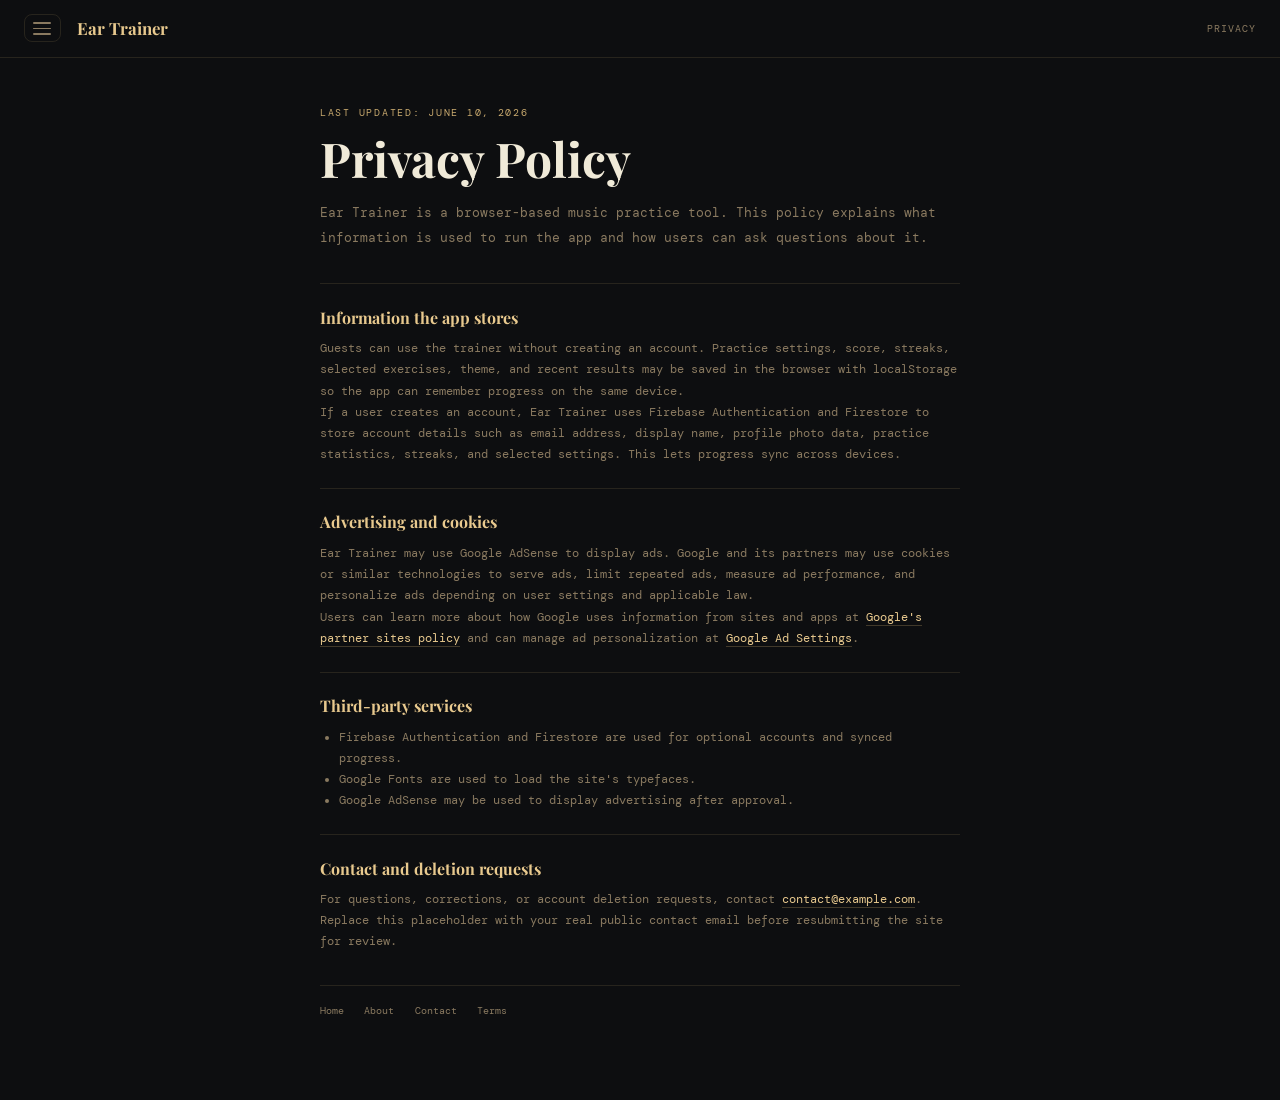
<file: privacy.html>
<!DOCTYPE html>
<html lang="en">
<head>
  <meta charset="UTF-8">
  <meta name="viewport" content="width=device-width, initial-scale=1.0">
  <meta name="description" content="Ear Trainer privacy policy explaining account data, local progress storage, Firebase services, cookies, and advertising.">
  <title>Privacy Policy - Ear Trainer</title>
  <link rel="icon" href="data:image/svg+xml,<svg xmlns='http://www.w3.org/2000/svg' viewBox='0 0 64 64'><rect width='64' height='64' rx='12' fill='%231a1a1a'/><text x='50%25' y='54%25' dominant-baseline='middle' text-anchor='middle' font-size='40' fill='%23e8d5a3'>♩</text></svg>">
  <link rel="preconnect" href="https://fonts.googleapis.com">
  <link rel="preconnect" href="https://fonts.gstatic.com" crossorigin>
  <link href="https://fonts.googleapis.com/css2?family=Playfair+Display:ital,wght@0,400;0,700;1,400&family=DM+Mono:wght@300;400;500&display=swap" rel="stylesheet">
  <link rel="stylesheet" href="main.css?v=2">
</head>
<body data-page="privacy" data-depth="">
  <div class="topbar">
    <button class="hamburger" onclick="goToPage('home')" aria-label="Home"><span></span><span></span><span></span></button>
    <span class="topbar-title">Ear Trainer</span>
    <span class="topbar-mode">Privacy</span>
  </div>

  <main class="content-section narrow">
    <div class="content-eyebrow">Last updated: June 10, 2026</div>
    <h1 class="content-title">Privacy Policy</h1>
    <p class="content-lede">Ear Trainer is a browser-based music practice tool. This policy explains what information is used to run the app and how users can ask questions about it.</p>

    <section class="content-block">
      <h2>Information the app stores</h2>
      <p>Guests can use the trainer without creating an account. Practice settings, score, streaks, selected exercises, theme, and recent results may be saved in the browser with localStorage so the app can remember progress on the same device.</p>
      <p>If a user creates an account, Ear Trainer uses Firebase Authentication and Firestore to store account details such as email address, display name, profile photo data, practice statistics, streaks, and selected settings. This lets progress sync across devices.</p>
    </section>

    <section class="content-block">
      <h2>Advertising and cookies</h2>
      <p>Ear Trainer may use Google AdSense to display ads. Google and its partners may use cookies or similar technologies to serve ads, limit repeated ads, measure ad performance, and personalize ads depending on user settings and applicable law.</p>
      <p>Users can learn more about how Google uses information from sites and apps at <a class="inline-link" href="https://policies.google.com/technologies/partner-sites">Google's partner sites policy</a> and can manage ad personalization at <a class="inline-link" href="https://adssettings.google.com/">Google Ad Settings</a>.</p>
    </section>

    <section class="content-block">
      <h2>Third-party services</h2>
      <ul class="content-list">
        <li>Firebase Authentication and Firestore are used for optional accounts and synced progress.</li>
        <li>Google Fonts are used to load the site's typefaces.</li>
        <li>Google AdSense may be used to display advertising after approval.</li>
      </ul>
    </section>

    <section class="content-block">
      <h2>Contact and deletion requests</h2>
      <p>For questions, corrections, or account deletion requests, contact <a class="inline-link" href="mailto:contact@example.com">contact@example.com</a>. Replace this placeholder with your real public contact email before resubmitting the site for review.</p>
    </section>

    <footer class="site-footer">
      <a href="index.html">Home</a>
      <a href="about.html">About</a>
      <a href="contact.html">Contact</a>
      <a href="terms.html">Terms</a>
    </footer>
  </main>

  <script src="main.js?v=2"></script>
</body>
</html>
</file>
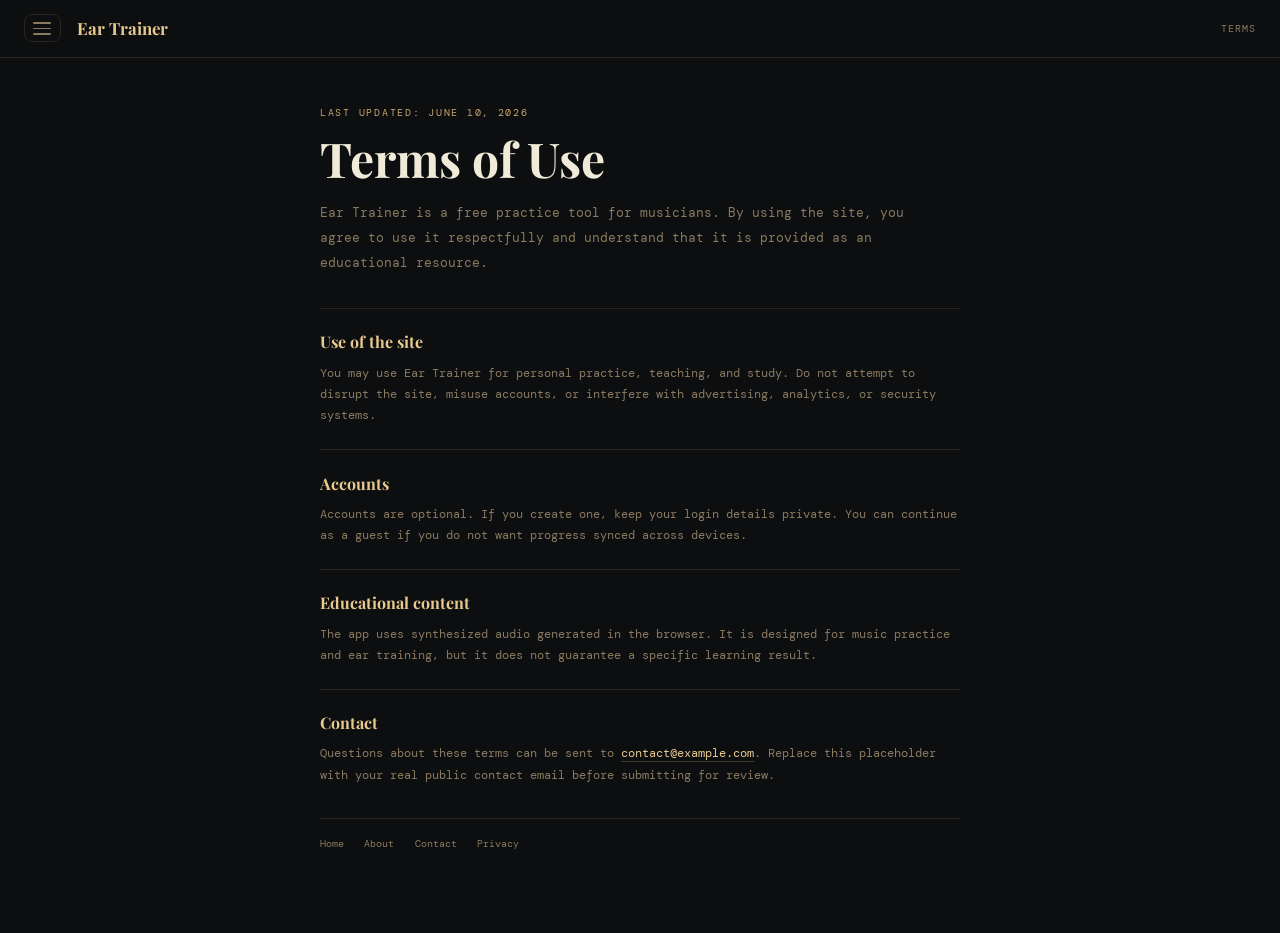
<file: terms.html>
<!DOCTYPE html>
<html lang="en">
<head>
  <meta charset="UTF-8">
  <meta name="viewport" content="width=device-width, initial-scale=1.0">
  <meta name="description" content="Ear Trainer terms of use for the free browser-based ear training app.">
  <title>Terms of Use - Ear Trainer</title>
  <link rel="icon" href="data:image/svg+xml,<svg xmlns='http://www.w3.org/2000/svg' viewBox='0 0 64 64'><rect width='64' height='64' rx='12' fill='%231a1a1a'/><text x='50%25' y='54%25' dominant-baseline='middle' text-anchor='middle' font-size='40' fill='%23e8d5a3'>♩</text></svg>">
  <link rel="preconnect" href="https://fonts.googleapis.com">
  <link rel="preconnect" href="https://fonts.gstatic.com" crossorigin>
  <link href="https://fonts.googleapis.com/css2?family=Playfair+Display:ital,wght@0,400;0,700;1,400&family=DM+Mono:wght@300;400;500&display=swap" rel="stylesheet">
  <link rel="stylesheet" href="main.css?v=2">
</head>
<body data-page="terms" data-depth="">
  <div class="topbar">
    <button class="hamburger" onclick="goToPage('home')" aria-label="Home"><span></span><span></span><span></span></button>
    <span class="topbar-title">Ear Trainer</span>
    <span class="topbar-mode">Terms</span>
  </div>

  <main class="content-section narrow">
    <div class="content-eyebrow">Last updated: June 10, 2026</div>
    <h1 class="content-title">Terms of Use</h1>
    <p class="content-lede">Ear Trainer is a free practice tool for musicians. By using the site, you agree to use it respectfully and understand that it is provided as an educational resource.</p>

    <section class="content-block">
      <h2>Use of the site</h2>
      <p>You may use Ear Trainer for personal practice, teaching, and study. Do not attempt to disrupt the site, misuse accounts, or interfere with advertising, analytics, or security systems.</p>
    </section>

    <section class="content-block">
      <h2>Accounts</h2>
      <p>Accounts are optional. If you create one, keep your login details private. You can continue as a guest if you do not want progress synced across devices.</p>
    </section>

    <section class="content-block">
      <h2>Educational content</h2>
      <p>The app uses synthesized audio generated in the browser. It is designed for music practice and ear training, but it does not guarantee a specific learning result.</p>
    </section>

    <section class="content-block">
      <h2>Contact</h2>
      <p>Questions about these terms can be sent to <a class="inline-link" href="mailto:contact@example.com">contact@example.com</a>. Replace this placeholder with your real public contact email before submitting for review.</p>
    </section>

    <footer class="site-footer">
      <a href="index.html">Home</a>
      <a href="about.html">About</a>
      <a href="contact.html">Contact</a>
      <a href="privacy.html">Privacy</a>
    </footer>
  </main>

  <script src="main.js?v=2"></script>
</body>
</html>
</file>
<file: main.css>
*, *::before, *::after { box-sizing: border-box; margin: 0; padding: 0; }

:root {
  --bg: #0d0e10;
  --bg2: #15171b;
  --bg3: #1c1f25;
  --bg4: #22262e;
  --accent: #c8a96e;
  --accent2: #e8c98e;
  --green: #5ec48a;
  --red: #e05c6e;
  --text: #f0ead8;
  --muted: #6a6050;
  --muted2: #8a7a60;
  --border: rgba(200,169,110,0.14);
  --border2: rgba(200,169,110,0.28);
  --sidebar-w: 260px;
  --radius: 10px;
}

body.white-theme {
  --bg: #f8f7f4;
  --bg2: #ffffff;
  --bg3: #efede8;
  --bg4: #e1ddd5;
  --accent: #5d5d5d;
  --accent2: #2e2e2e;
  --green: #2f7f53;
  --red: #9f2c3f;
  --text: #121314;
  --muted: #646464;
  --muted2: #8c8c8c;
  --border: rgba(0,0,0,0.08);
  --border2: rgba(0,0,0,0.16);
}

body {
  background: var(--bg);
  color: var(--text);
  font-family: 'DM Mono', monospace;
  min-height: 100vh;
  overflow-x: hidden;
}

/* ══════════════════════════════════════
   AUTH MODAL
══════════════════════════════════════ */
.auth-overlay {
  position: fixed; inset: 0;
  background: rgba(0,0,0,0.72);
  backdrop-filter: blur(8px);
  z-index: 300;
  display: flex; align-items: center; justify-content: center;
  padding: 1rem;
  animation: authFadeIn 0.2s ease;
}
.auth-overlay.hidden { display: none; }

@keyframes authFadeIn {
  from { opacity: 0; }
  to   { opacity: 1; }
}

.auth-modal {
  background: var(--bg2);
  border: 0.5px solid var(--border2);
  border-radius: 20px;
  padding: 2rem 2rem 1.5rem;
  width: 100%; max-width: 380px;
  box-shadow: 0 32px 80px rgba(0,0,0,0.6);
  animation: authSlideUp 0.28s cubic-bezier(.4,0,.2,1);
}
@keyframes authSlideUp {
  from { opacity: 0; transform: translateY(20px) scale(0.97); }
  to   { opacity: 1; transform: translateY(0) scale(1); }
}

.auth-brand {
  display: flex; align-items: center; gap: 9px;
  margin-bottom: 1.6rem;
}
.auth-brand-icon {
  font-size: 1.1rem; color: var(--accent);
  background: rgba(200,169,110,0.1);
  border: 0.5px solid var(--border);
  border-radius: 8px; width: 34px; height: 34px;
  display: flex; align-items: center; justify-content: center;
}
.auth-brand-name {
  font-family: 'Playfair Display', serif;
  font-size: 0.95rem; color: var(--accent2); font-weight: 700;
}

.auth-panel { animation: panelFade 0.2s ease; }
.auth-panel.hidden { display: none; }
@keyframes panelFade {
  from { opacity: 0; transform: translateX(8px); }
  to   { opacity: 1; transform: translateX(0); }
}

.auth-title {
  font-family: 'Playfair Display', serif;
  font-size: 1.4rem; color: var(--text); font-weight: 700;
  margin-bottom: 0.25rem;
}
.auth-sub {
  font-size: 0.68rem; color: var(--muted2); margin-bottom: 1.4rem;
  line-height: 1.6; letter-spacing: 0.02em;
}

.auth-google-btn {
  display: flex; align-items: center; justify-content: center; gap: 10px;
  width: 100%; padding: 0.62rem;
  background: var(--bg3); border: 0.5px solid var(--border2);
  border-radius: 10px; color: var(--text);
  font-family: 'DM Mono', monospace; font-size: 0.72rem;
  letter-spacing: 0.05em; cursor: pointer; transition: all 0.18s;
}
.auth-google-btn:hover { background: var(--bg4); border-color: var(--accent); }

.auth-divider {
  display: flex; align-items: center; gap: 10px;
  margin: 1rem 0; color: var(--muted); font-size: 0.62rem;
}
.auth-divider::before, .auth-divider::after {
  content: ''; flex: 1; height: 0.5px; background: var(--border);
}

.auth-field { margin-bottom: 0.85rem; }
.auth-label {
  display: block; font-size: 0.6rem; color: var(--muted2);
  letter-spacing: 0.1em; text-transform: uppercase; margin-bottom: 5px;
}
.auth-input {
  width: 100%; padding: 0.6rem 0.75rem;
  background: var(--bg3); border: 0.5px solid var(--border);
  border-radius: 8px; color: var(--text);
  font-family: 'DM Mono', monospace; font-size: 0.75rem;
  outline: none; transition: border-color 0.18s;
}
.auth-input:focus { border-color: var(--accent); }
.auth-input::placeholder { color: var(--muted); }

.auth-error {
  font-size: 0.65rem; color: var(--red);
  min-height: 1rem; margin-bottom: 0.5rem;
  letter-spacing: 0.02em;
}
.auth-success {
  font-size: 0.65rem; color: var(--green);
  min-height: 1rem; margin-bottom: 0.5rem;
  letter-spacing: 0.02em;
}

.auth-submit {
  width: 100%; padding: 0.68rem;
  background: var(--accent); color: var(--bg);
  border: none; border-radius: 10px;
  font-family: 'DM Mono', monospace; font-size: 0.75rem;
  font-weight: 500; letter-spacing: 0.1em; text-transform: uppercase;
  cursor: pointer; transition: all 0.18s; margin-bottom: 0.9rem;
}
.auth-submit:hover { background: var(--accent2); }
.auth-submit:disabled { opacity: 0.5; cursor: not-allowed; }

.auth-switch {
  text-align: center; font-size: 0.65rem; color: var(--muted2);
  margin-bottom: 0.4rem;
}
.auth-switch button {
  background: none; border: none; color: var(--accent);
  font-family: 'DM Mono', monospace; font-size: 0.65rem;
  cursor: pointer; padding: 0; transition: color 0.15s;
}
.auth-switch button:hover { color: var(--accent2); }

.auth-guest-btn {
  display: block; width: 100%; margin-top: 0.85rem;
  padding: 0.5rem;
  background: transparent; border: 0.5px solid var(--border);
  border-radius: 8px; color: var(--muted);
  font-family: 'DM Mono', monospace; font-size: 0.63rem;
  letter-spacing: 0.06em; cursor: pointer; transition: all 0.18s;
}
.auth-guest-btn:hover { border-color: var(--muted2); color: var(--muted2); }

/* ══════════════════════════════════════
   TOPBAR ACCOUNT BUTTON & DROPDOWN
══════════════════════════════════════ */
.topbar-account-btn {
  margin-left: auto;
  background: none; border: none;
  border-radius: 50%; padding: 0;
  cursor: pointer; transition: border-color 0.18s;
  min-width: 34px; height: 34px;
  padding: 0 0.5rem;
  display: flex; align-items: center; justify-content: center;
  flex-shrink: 0;
  outline: none;
}
.topbar-account-btn:focus,
.topbar-account-btn:focus-visible {
  outline: none;
  box-shadow: none;
}
.topbar-account-btn:hover { border-color: transparent; }

.topbar-account-btn:hover .topbar-avatar {
  border-color: var(--accent);
}

.topbar-avatar {
  width: 28px; height: 28px; border-radius: 50%;
  background: var(--bg3);
  border: 0.5px solid var(--border);
  display: flex; align-items: center; justify-content: center;
  font-size: 0.7rem; color: var(--accent2); font-weight: 500;
  overflow: hidden;
}
.topbar-avatar img { width: 100%; height: 100%; object-fit: cover; }

.topbar-streak {
  display: inline-flex;
  align-items: center;
  gap: 0.28rem;
  margin-left: 0.55rem;
  padding: 0.18rem 0.45rem;
  border-radius: 999px;
  background: rgba(237, 122, 49, 0.12);
  color: var(--accent2);
  font-size: 0.72rem;
  font-weight: 700;
}

.topbar-streak-icon {
  width: 0.85rem;
  height: 0.85rem;
  fill: var(--accent2);
}

.account-dropdown {
  position: fixed; top: 58px; right: 1rem;
  background: var(--bg2); border: 0.5px solid var(--border2);
  border-radius: 14px; padding: 0.85rem;
  min-width: 220px; z-index: 200;
  box-shadow: 0 16px 48px rgba(0,0,0,0.4);
  animation: ddSlide 0.18s cubic-bezier(.4,0,.2,1);
  display: none;
}
.account-dropdown.open { display: block; }

@keyframes ddSlide {
  from { opacity: 0; transform: translateY(-8px) scale(0.97); }
  to   { opacity: 1; transform: translateY(0) scale(1); }
}

.account-avatar-info {
  display: flex; align-items: center; gap: 10px;
  margin-bottom: 0.75rem;
}
.account-avatar-lg {
  width: 38px; height: 38px; border-radius: 50%;
  background: var(--bg3); border: 0.5px solid var(--border);
  display: flex; align-items: center; justify-content: center;
  font-size: 0.85rem; color: var(--accent2); font-weight: 500;
  overflow: hidden; flex-shrink: 0;
}
.account-avatar-lg img { width: 100%; height: 100%; object-fit: cover; }
.account-name { font-size: 0.78rem; color: var(--text); font-weight: 500; }
.account-email { font-size: 0.6rem; color: var(--muted2); margin-top: 1px; }

.account-dd-divider { height: 0.5px; background: var(--border); margin: 0.5rem 0; }

.account-dd-item {
  display: flex; align-items: center; gap: 9px;
  width: 100%; padding: 0.48rem 0.55rem;
  background: none; border: none; border-radius: 7px;
  color: var(--muted2); font-family: 'DM Mono', monospace; font-size: 0.68rem;
  cursor: pointer; transition: all 0.15s; text-align: left;
}
.account-dd-item:hover { background: var(--bg3); color: var(--text); }
.account-dd-signout { color: var(--red); }
.account-dd-signout:hover { background: rgba(224,92,110,0.08); color: var(--red); }

/* ══════════════════════════════════════
   SIDEBAR ACCOUNT SECTION
══════════════════════════════════════ */
.sidebar-account-card {
  display: flex; align-items: center; gap: 10px;
  padding: 0.65rem 0.75rem;
  background: var(--bg3); border: 0.5px solid var(--border);
  border-radius: 10px; margin-bottom: 0.5rem;
}
.sidebar-account-avatar {
  width: 32px; height: 32px; border-radius: 50%;
  background: var(--bg4); border: 0.5px solid var(--border);
  display: flex; align-items: center; justify-content: center;
  font-size: 0.72rem; color: var(--accent2); flex-shrink: 0;
  overflow: hidden;
}
.sidebar-account-avatar img { width: 100%; height: 100%; object-fit: cover; }
.sidebar-account-name { font-size: 0.72rem; color: var(--text); font-weight: 500; }
.sidebar-account-status { font-size: 0.58rem; color: var(--muted); margin-top: 1px; }

.auth-nav-btn { color: var(--accent) !important; }

/* ══════════════════════════════════════
   PROFILE PAGE
══════════════════════════════════════ */
.profile-hero {
  display: flex; align-items: center; gap: 1.25rem;
  padding: 1.5rem 0 1.5rem;
  border-bottom: 0.5px solid var(--border);
  margin-bottom: 1.25rem;
}
.profile-avatar-wrapper {
  position: relative; flex-shrink: 0;
  width: 72px; height: 72px;
}
.profile-avatar-lg {
  width: 72px; height: 72px; border-radius: 50%;
  background: var(--bg3); border: 0.5px solid var(--border2);
  display: flex; align-items: center; justify-content: center;
  font-family: 'Playfair Display', serif;
  font-size: 1.6rem; color: var(--accent2);
  overflow: hidden;
}
.profile-avatar-lg img { width: 100%; height: 100%; object-fit: cover; border-radius: 50%; }

/* Camera / edit overlay on the profile picture */
.profile-avatar-upload-btn {
  position: absolute; bottom: 0; right: 0;
  width: 24px; height: 24px; border-radius: 50%;
  background: var(--accent); border: 2px solid var(--bg2);
  display: flex; align-items: center; justify-content: center;
  cursor: pointer; transition: background 0.18s;
  color: var(--bg);
}
.profile-avatar-upload-btn:hover { background: var(--accent2); }
.profile-avatar-upload-btn svg { pointer-events: none; }
.profile-display-name {
  font-family: 'Playfair Display', serif;
  font-size: 1.5rem; color: var(--text); font-weight: 700; line-height: 1.2;
}
.profile-streak-badge {
  display: inline-flex;
  align-items: center;
  gap: 0.42rem;
  margin: 0.55rem 0 0;
  padding: 0.35rem 0.6rem;
  border-radius: 999px;
  background: rgba(237, 122, 49, 0.1);
  color: var(--accent2);
  font-size: 0.82rem;
  font-weight: 600;
}
.profile-streak-icon {
  width: 1rem;
  height: 1rem;
  fill: var(--accent2);
}
.profile-email-text { font-size: 0.68rem; color: var(--muted2); margin-top: 3px; }
.profile-member-since { font-size: 0.6rem; color: var(--muted); margin-top: 4px; letter-spacing: 0.08em; }

.profile-graph-panel {
  background: var(--bg2);
  border: 0.5px solid var(--border);
  border-radius: var(--radius);
  padding: 1rem;
  margin-bottom: 1rem;
}
.profile-graph-header {
  display: flex;
  justify-content: space-between;
  align-items: flex-end;
  gap: 1rem;
  margin-bottom: 0.85rem;
}
.profile-graph-title {
  font-size: 0.95rem;
  font-weight: 700;
  color: var(--accent);
  font-family: 'Playfair Display', serif;
}
.profile-graph-sub {
  font-size: 0.68rem;
  color: var(--muted2);
}
.profile-graph {
  position: relative;
  min-height: 220px;
  width: 100%;
}
.profile-graph-svg {
  width: 100%;
  height: 100%;
}
.profile-graph-grid-line {
  stroke: var(--border2);
  stroke-width: 0.5;
}
.profile-graph-label {
  fill: var(--muted2);
  font-family: 'DM Mono', monospace;
  font-size: 10px;
}
.profile-graph-value {
  fill: var(--accent2);
  font-family: 'DM Mono', monospace;
  font-size: 10px;
  font-weight: 700;
}
.profile-graph-point {
  fill: var(--muted2);
  opacity: 0.6;
}
.profile-graph-point.active {
  fill: var(--accent2);
  opacity: 1;
}

.profile-stats-grid {
  display: grid; grid-template-columns: repeat(4,1fr); gap: 8px;
  margin-bottom: 1.25rem;
}
@media (max-width: 480px) { .profile-stats-grid { grid-template-columns: repeat(2,1fr); } }

.profile-stat {
  background: var(--bg2); border: 0.5px solid var(--border);
  border-radius: var(--radius); padding: 0.9rem 0.5rem; text-align: center;
}
.profile-stat-val {
  font-size: 1.4rem; font-weight: 500; color: var(--accent2); line-height: 1.2;
}
.profile-stat-label {
  font-size: 0.55rem; color: var(--muted); letter-spacing: 0.1em;
  text-transform: uppercase; margin-top: 3px;
}

.profile-section-title {
  font-family: 'Playfair Display', serif;
  font-size: 0.9rem; color: var(--accent); font-weight: 400;
  margin-bottom: 0.9rem;
}

.profile-edit-panel {
  margin-bottom: 1rem;
}

.profile-actions {
  display: flex; gap: 8px; flex-wrap: wrap; margin-bottom: 1rem;
}
.profile-action-btn {
  padding: 0.5rem 1.1rem;
  background: transparent; border: 0.5px solid var(--border);
  border-radius: 8px; color: var(--muted2);
  font-family: 'DM Mono', monospace; font-size: 0.67rem;
  letter-spacing: 0.07em; cursor: pointer; transition: all 0.18s;
}
.profile-action-btn:hover { border-color: var(--accent); color: var(--accent); }
.profile-action-danger { color: var(--red); border-color: rgba(224,92,110,0.3); }
.profile-action-danger:hover { border-color: var(--red); background: rgba(224,92,110,0.06); color: var(--red); }

.profile-guest-note {
  display: flex; gap: 1rem; align-items: flex-start;
  background: var(--bg2); border: 0.5px solid var(--border);
  border-radius: 14px; padding: 1.1rem;
}
.profile-guest-icon { font-size: 1.6rem; color: var(--accent); flex-shrink: 0; }
.profile-guest-text { font-size: 0.68rem; color: var(--muted2); line-height: 1.75; }
.profile-guest-text strong { color: var(--text); }

/* ══════════════════════════════════════
   SIDEBAR
══════════════════════════════════════ */
.sidebar-overlay {
  position: fixed; inset: 0;
  background: rgba(0,0,0,0.55);
  opacity: 0; pointer-events: none;
  transition: opacity 0.25s;
  z-index: 90;
}
.sidebar-overlay.open { opacity: 1; pointer-events: all; }

.sidebar {
  position: fixed; top: 0; left: 0; bottom: 0;
  width: var(--sidebar-w);
  background: var(--bg2);
  border-right: 0.5px solid var(--border);
  transform: translateX(calc(-1 * var(--sidebar-w)));
  transition: transform 0.28s cubic-bezier(.4,0,.2,1);
  z-index: 100;
  display: flex; flex-direction: column;
  overflow-y: auto;
}
.sidebar.open { transform: translateX(0); }

.sidebar-head {
  padding: 1.5rem 1.25rem 1rem;
  border-bottom: 0.5px solid var(--border);
}
.sidebar-head h2 {
  font-family: 'Playfair Display', serif;
  font-size: 1.15rem; color: var(--accent2); font-weight: 700;
}
.sidebar-head p {
  font-size: 0.62rem; color: var(--muted2);
  letter-spacing: 0.1em; text-transform: uppercase; margin-top: 2px;
}

.nav-section { padding: 1rem 0.75rem 0.5rem; }
.nav-section-label {
  font-size: 0.58rem; color: var(--muted);
  letter-spacing: 0.14em; text-transform: uppercase;
  padding: 0 0.5rem; margin-bottom: 0.4rem;
}
.nav-item {
  display: flex; align-items: center; gap: 10px;
  padding: 0.58rem 0.75rem; border-radius: 8px;
  cursor: pointer; transition: all 0.15s;
  font-size: 0.78rem; color: var(--muted2);
  border: none; background: none; width: 100%; text-align: left;
  font-family: 'DM Mono', monospace;
}
.nav-item:hover { background: var(--bg3); color: var(--text); }
.nav-item.active {
  background: rgba(200,169,110,0.09);
  color: var(--accent2);
  border: 0.5px solid var(--border);
}
.nav-icon { font-size: 1rem; width: 20px; text-align: center; }

.sidebar-settings { padding: 0.75rem 1.25rem; border-top: 0.5px solid var(--border); }
.sb-label { font-size: 0.62rem; color: var(--muted2); letter-spacing: 0.08em; margin-bottom: 6px; }
.sb-pills { display: flex; flex-wrap: wrap; gap: 5px; margin-bottom: 1rem; }

.pill-btn {
  padding: 0.26rem 0.58rem;
  font-family: 'DM Mono', monospace; font-size: 0.65rem;
  border-radius: 99px; border: 0.5px solid var(--border);
  background: transparent; color: var(--muted);
  cursor: pointer; transition: all 0.15s; white-space: nowrap;
}
.pill-btn.active { background: rgba(200,169,110,0.14); border-color: var(--accent); color: var(--accent2); }

.sidebar-footer {
  margin-top: auto;
  padding: 1rem 1.25rem;
  border-top: 0.5px solid var(--border);
  font-size: 0.63rem; color: var(--muted);
  letter-spacing: 0.05em; line-height: 1.7;
}
.sidebar-footer a {
  color: var(--muted2);
  text-decoration: none;
}
.sidebar-footer a:hover { color: var(--accent2); }

/* ══════════════════════════════════════
   TOP BAR
══════════════════════════════════════ */
.topbar {
  display: flex; align-items: center; gap: 1rem;
  padding: 0.9rem 1.5rem;
  border-bottom: 0.5px solid var(--border);
  position: sticky; top: 0; z-index: 50;
  background: var(--bg);
}
.hamburger {
  background: none; border: 0.5px solid var(--border);
  border-radius: 8px; padding: 0.42rem 0.52rem;
  cursor: pointer; color: var(--muted2);
  display: flex; flex-direction: column; gap: 4px;
  transition: all 0.15s;
}
.hamburger:hover { border-color: var(--accent); color: var(--accent); }
.hamburger span { display: block; width: 18px; height: 1.5px; background: currentColor; border-radius: 1px; }
.topbar-title { font-family: 'Playfair Display', serif; font-size: 1.05rem; color: var(--accent2); font-weight: 700; }
.topbar-mode { font-size: 0.63rem; color: var(--muted2); letter-spacing: 0.1em; text-transform: uppercase; margin-left: auto; }

/* ══════════════════════════════════════
   MAIN / STATS
══════════════════════════════════════ */
.main { max-width: 700px; margin: 0 auto; padding: 1.75rem 1.25rem 4rem; }

.stats-row { display: grid; grid-template-columns: repeat(3,1fr); gap: 10px; margin-bottom: 1.1rem; }
.stat-card {
  background: var(--bg2); border: 0.5px solid var(--border);
  border-radius: var(--radius); padding: 0.65rem 0.75rem; text-align: center;
}
.stat-label { font-size: 0.6rem; color: var(--muted); letter-spacing: 0.1em; text-transform: uppercase; }
.stat-value { font-size: 1.5rem; font-weight: 500; color: var(--accent2); line-height: 1.2; margin-top: 2px; }

.streak-bar { display: flex; gap: 4px; margin-bottom: 1.1rem; justify-content: center; min-height: 8px; }
.streak-dot {
  width: 8px; height: 8px; border-radius: 50%;
  background: var(--bg3); border: 0.5px solid var(--border); transition: all 0.3s;
}
.streak-dot.hit { background: var(--green); border-color: var(--green); }
.streak-dot.miss { background: var(--red); border-color: var(--red); }

/* ══════════════════════════════════════
   MAIN PANEL
══════════════════════════════════════ */
.main-panel {
  background: var(--bg2); border: 0.5px solid var(--border);
  border-radius: 16px; padding: 1.6rem; margin-bottom: 1rem;
}

.mode-tabs {
  display: flex; gap: 4px; background: var(--bg3);
  border-radius: 8px; padding: 4px; margin-bottom: 1.4rem;
}
.mode-tab {
  flex: 1; padding: 0.4rem;
  font-family: 'DM Mono', monospace; font-size: 0.67rem;
  letter-spacing: 0.07em; text-transform: uppercase;
  background: transparent; border: none; border-radius: 6px;
  color: var(--muted); cursor: pointer; transition: all 0.18s;
}
.mode-tab.active { background: var(--bg2); color: var(--accent2); border: 0.5px solid var(--border); }

.play-area { display: flex; flex-direction: column; align-items: center; gap: 1rem; padding: 0.25rem 0; }

.answer-display {
  font-family: 'Playfair Display', serif;
  font-size: 2.2rem; color: var(--accent);
  min-height: 2.8rem; letter-spacing: 0.03em;
  text-align: center; transition: color 0.3s; line-height: 1.2;
}
.answer-display.revealed { color: var(--accent2); }

.notes-display {
  font-size: 0.72rem; color: var(--muted2);
  letter-spacing: 0.08em; min-height: 1rem; text-align: center;
}

.btn-play {
  display: flex; align-items: center; gap: 10px;
  padding: 0.68rem 1.6rem;
  background: var(--accent); color: var(--bg);
  border: none; border-radius: 8px;
  font-family: 'DM Mono', monospace; font-size: 0.77rem;
  font-weight: 500; letter-spacing: 0.1em; text-transform: uppercase;
  cursor: pointer; transition: all 0.18s;
}
.btn-play:hover { background: var(--accent2); transform: translateY(-1px); }
.btn-play:active { transform: scale(0.98); }
.btn-play svg { width: 16px; height: 16px; }

.divider { width: 40px; height: 1px; background: var(--border); }

.answer-grid { display: grid; grid-template-columns: repeat(4,1fr); gap: 7px; width: 100%; }
@media (max-width: 500px) { .answer-grid { grid-template-columns: repeat(3,1fr); } }

.answer-btn {
  padding: 0.52rem 0.2rem;
  background: var(--bg3); border: 0.5px solid var(--border);
  border-radius: 8px; color: var(--text);
  font-family: 'DM Mono', monospace; font-size: 0.67rem;
  cursor: pointer; transition: all 0.15s; line-height: 1.3; text-align: center;
}
.answer-btn:hover:not(:disabled) { background: var(--bg4); border-color: var(--border2); color: var(--accent2); }
.answer-btn.correct { background: rgba(94,196,138,0.12); border-color: var(--green); color: var(--green); }
.answer-btn.wrong   { background: rgba(224,92,110,0.12);  border-color: var(--red);   color: var(--red); }
.answer-btn:disabled { cursor: default; }

.feedback-msg { font-size: 0.78rem; min-height: 1rem; text-align: center; letter-spacing: 0.04em; }
.feedback-msg.correct { color: var(--green); }
.feedback-msg.wrong   { color: var(--red); }

.scale-notes-tag {
  display: none;
  font-size: 0.63rem; color: var(--muted2);
  background: var(--bg3); border: 0.5px solid var(--border);
  border-radius: 4px; padding: 3px 8px; letter-spacing: 0.05em;
}

.next-btn {
  padding: 0.48rem 1.35rem;
  background: transparent; border: 0.5px solid var(--border);
  border-radius: 8px; color: var(--muted);
  font-family: 'DM Mono', monospace; font-size: 0.68rem;
  letter-spacing: 0.08em; cursor: pointer; transition: all 0.18s;
  text-transform: uppercase; display: none;
}
.next-btn.visible { display: block; color: var(--accent); border-color: var(--accent); }
.next-btn:hover { background: rgba(200,169,110,0.09); }

/* ══════════════════════════════════════
   SETTINGS PANEL
══════════════════════════════════════ */
.settings-panel {
  background: var(--bg2); border: 0.5px solid var(--border);
  border-radius: 16px; padding: 1.35rem;
}
.settings-panel h3 {
  font-family: 'Playfair Display', serif;
  font-size: 0.92rem; color: var(--accent); margin-bottom: 0.9rem; font-weight: 400;
}
.toggle-row { display: flex; flex-wrap: wrap; gap: 6px; }
.ivt {
  padding: 0.27rem 0.58rem;
  font-family: 'DM Mono', monospace; font-size: 0.64rem;
  border-radius: 6px; border: 0.5px solid var(--border);
  background: transparent; color: var(--muted);
  cursor: pointer; transition: all 0.15s;
}
.ivt.active { background: rgba(200,169,110,0.1); border-color: var(--accent); color: var(--accent); }

/* ══════════════════════════════════════
   PAGE SYSTEM
══════════════════════════════════════ */
.page { display: block; }

/* ══════════════════════════════════════
   HOME PAGE
══════════════════════════════════════ */
.home-hero {
  min-height: calc(100vh - 60px);
  display: flex; flex-direction: column; align-items: center; justify-content: center;
  padding: 3rem 1.5rem 4rem;
  text-align: center;
  position: relative;
}
.home-hero::before {
  content: '';
  position: absolute; inset: 0;
  background: radial-gradient(ellipse 60% 50% at 50% 40%, rgba(200,169,110,0.06) 0%, transparent 70%);
  pointer-events: none;
}
.hero-eyebrow {
  font-size: 0.6rem; letter-spacing: 0.22em; text-transform: uppercase;
  color: var(--accent); margin-bottom: 1.2rem;
  border: 0.5px solid var(--border); border-radius: 99px;
  padding: 0.3rem 0.9rem; display: inline-block;
}
.hero-title {
  font-family: 'Playfair Display', serif;
  font-size: clamp(2.6rem, 8vw, 4.2rem);
  font-weight: 700; line-height: 1.1;
  color: var(--text); margin-bottom: 0.4rem;
}
.hero-title em { font-style: italic; color: var(--accent); }
.hero-sub {
  font-size: 0.8rem; color: var(--muted2); line-height: 1.8;
  max-width: 400px; margin: 1.2rem auto 2.4rem;
  letter-spacing: 0.03em;
}
.hero-cta {
  display: inline-flex; align-items: center; gap: 10px;
  padding: 0.78rem 2rem;
  background: var(--accent); color: var(--bg);
  border: none; border-radius: 10px;
  font-family: 'DM Mono', monospace; font-size: 0.8rem;
  font-weight: 500; letter-spacing: 0.12em; text-transform: uppercase;
  cursor: pointer; transition: all 0.18s;
}
.hero-cta:hover { background: var(--accent2); transform: translateY(-2px); box-shadow: 0 8px 30px rgba(200,169,110,0.2); }

.home-features {
  display: grid; grid-template-columns: repeat(3,1fr); gap: 12px;
  max-width: 700px; margin: 3.5rem auto 0; padding: 0 1.25rem;
}
@media (max-width: 540px) { .home-features { grid-template-columns: 1fr; } }
.feature-card {
  background: var(--bg2); border: 0.5px solid var(--border);
  border-radius: 14px; padding: 1.3rem 1.1rem;
  transition: border-color 0.2s;
}
.feature-card:hover { border-color: var(--border2); }
.feature-icon { font-size: 1.5rem; margin-bottom: 0.65rem; }
.feature-title {
  font-family: 'Playfair Display', serif;
  font-size: 0.92rem; color: var(--accent2);
  margin-bottom: 0.45rem; font-weight: 700;
}
.feature-desc { font-size: 0.67rem; color: var(--muted2); line-height: 1.75; }

.home-exercises {
  max-width: 700px; margin: 2.5rem auto 0; padding: 0 1.25rem 4rem;
}
.section-label {
  font-size: 0.6rem; color: var(--muted); letter-spacing: 0.16em;
  text-transform: uppercase; margin-bottom: 0.9rem;
  padding-bottom: 0.5rem; border-bottom: 0.5px solid var(--border);
}
.exercise-cards { display: grid; grid-template-columns: repeat(3,1fr); gap: 10px; }
@media (max-width: 500px) { .exercise-cards { grid-template-columns: 1fr; } }
.ex-card {
  background: var(--bg2); border: 0.5px solid var(--border);
  border-radius: 12px; padding: 1.1rem;
  cursor: pointer; transition: all 0.18s; text-align: left;
  font-family: 'DM Mono', monospace;
}
.ex-card:hover { background: var(--bg3); border-color: var(--accent); transform: translateY(-2px); }
.ex-card-icon { font-size: 1.3rem; margin-bottom: 0.55rem; }
.ex-card-name { font-size: 0.82rem; color: var(--accent2); margin-bottom: 0.3rem; font-weight: 500; }
.ex-card-count { font-size: 0.62rem; color: var(--muted); }

/* ══════════════════════════════════════
   ABOUT PAGE
══════════════════════════════════════ */
.about-wrap { max-width: 640px; margin: 0 auto; padding: 2.5rem 1.25rem 5rem; }
.about-hero-text {
  font-family: 'Playfair Display', serif;
  font-size: clamp(1.9rem, 6vw, 2.8rem);
  font-weight: 700; line-height: 1.2; color: var(--text); margin-bottom: 0.5rem;
}
.about-hero-text em { color: var(--accent); font-style: italic; }
.about-intro { font-size: 0.78rem; color: var(--muted2); line-height: 1.85; margin-bottom: 2.5rem; max-width: 520px; }
.about-divider { height: 0.5px; background: var(--border); margin: 2rem 0; }
.about-section-title {
  font-family: 'Playfair Display', serif;
  font-size: 1rem; color: var(--accent); font-weight: 400; margin-bottom: 0.9rem;
}
.about-body { font-size: 0.74rem; color: var(--muted2); line-height: 1.9; margin-bottom: 1.1rem; }
.about-pillars { display: grid; grid-template-columns: repeat(2,1fr); gap: 10px; margin: 1.5rem 0; }
@media (max-width: 480px) { .about-pillars { grid-template-columns: 1fr; } }
.pillar { background: var(--bg2); border: 0.5px solid var(--border); border-radius: 12px; padding: 1.1rem; }
.pillar-num { font-size: 0.6rem; color: var(--accent); letter-spacing: 0.12em; margin-bottom: 0.5rem; }
.pillar-title { font-family: 'Playfair Display', serif; font-size: 0.88rem; color: var(--text); margin-bottom: 0.35rem; }
.pillar-text { font-size: 0.66rem; color: var(--muted2); line-height: 1.7; }
.about-signature {
  display: block;
  margin: 2rem 0 0;
  text-align: right;
  font-family: 'Brush Script MT', cursive;
  font-size: 1.35rem;
  color: var(--accent);
  letter-spacing: 0.03em;
  line-height: 1.1;
  padding-right: 2px;
  opacity: 0.95;
}
.about-start-btn {
  margin-top: 2rem; display: inline-flex; align-items: center; gap: 10px;
  padding: 0.72rem 1.8rem; background: transparent; border: 0.5px solid var(--accent);
  border-radius: 10px; color: var(--accent); font-family: 'DM Mono', monospace;
  font-size: 0.75rem; letter-spacing: 0.1em; text-transform: uppercase; cursor: pointer; transition: all 0.18s;
}
.about-start-btn:hover { background: rgba(200,169,110,0.09); transform: translateY(-1px); }

.content-section {
  max-width: 760px;
  margin: 0 auto;
  padding: 3rem 1.25rem 5rem;
}
.content-section.narrow { max-width: 680px; }
.content-eyebrow {
  font-size: 0.6rem;
  letter-spacing: 0.18em;
  text-transform: uppercase;
  color: var(--accent);
  margin-bottom: 0.8rem;
}
.content-title {
  font-family: 'Playfair Display', serif;
  font-size: clamp(2rem, 6vw, 3rem);
  line-height: 1.12;
  color: var(--text);
  margin-bottom: 1rem;
}
.content-lede {
  color: var(--muted2);
  font-size: 0.82rem;
  line-height: 1.9;
  max-width: 620px;
  margin-bottom: 2rem;
}
.content-grid {
  display: grid;
  grid-template-columns: repeat(3, 1fr);
  gap: 12px;
  margin: 1.4rem 0 2rem;
}
@media (max-width: 700px) { .content-grid { grid-template-columns: 1fr; } }
.content-card {
  background: var(--bg2);
  border: 0.5px solid var(--border);
  border-radius: 12px;
  padding: 1.2rem;
}
.content-card h2,
.content-block h2 {
  font-family: 'Playfair Display', serif;
  font-size: 1rem;
  color: var(--accent2);
  margin-bottom: 0.65rem;
}
.content-card p,
.content-block p,
.content-list li {
  color: var(--muted2);
  font-size: 0.72rem;
  line-height: 1.85;
}
.content-block {
  border-top: 0.5px solid var(--border);
  padding-top: 1.4rem;
  margin-top: 1.4rem;
}
.content-list {
  margin-left: 1.2rem;
  margin-bottom: 1rem;
}
.inline-link {
  color: var(--accent2);
  text-decoration: none;
  border-bottom: 0.5px solid var(--border2);
}
.inline-link:hover { color: var(--accent); }
.site-footer {
  border-top: 0.5px solid var(--border);
  color: var(--muted);
  font-size: 0.63rem;
  line-height: 1.8;
  margin-top: 2rem;
  padding-top: 1rem;
}
.site-footer a {
  color: var(--muted2);
  text-decoration: none;
  margin-right: 0.9rem;
}
.site-footer a:hover { color: var(--accent2); }

/* ══════════════════════════════════════
   DANGER ZONE
══════════════════════════════════════ */
.danger-zone {
  border-color: rgba(224,92,110,0.25) !important;
  margin-top: 1rem;
}
.danger-zone-label {
  font-size: 0.58rem; color: var(--red);
  letter-spacing: 0.14em; text-transform: uppercase;
  margin-bottom: 0.6rem;
}
.danger-zone-desc {
  font-size: 0.68rem; color: var(--muted2); line-height: 1.7;
  margin-bottom: 1rem;
}
.danger-zone-btn {
  padding: 0.5rem 1.2rem;
  background: transparent; border: 0.5px solid var(--red);
  border-radius: 8px; color: var(--red);
  font-family: 'DM Mono', monospace; font-size: 0.67rem;
  letter-spacing: 0.07em; cursor: pointer; transition: all 0.18s;
}
.danger-zone-btn:hover { background: rgba(224,92,110,0.1); }
</file>
